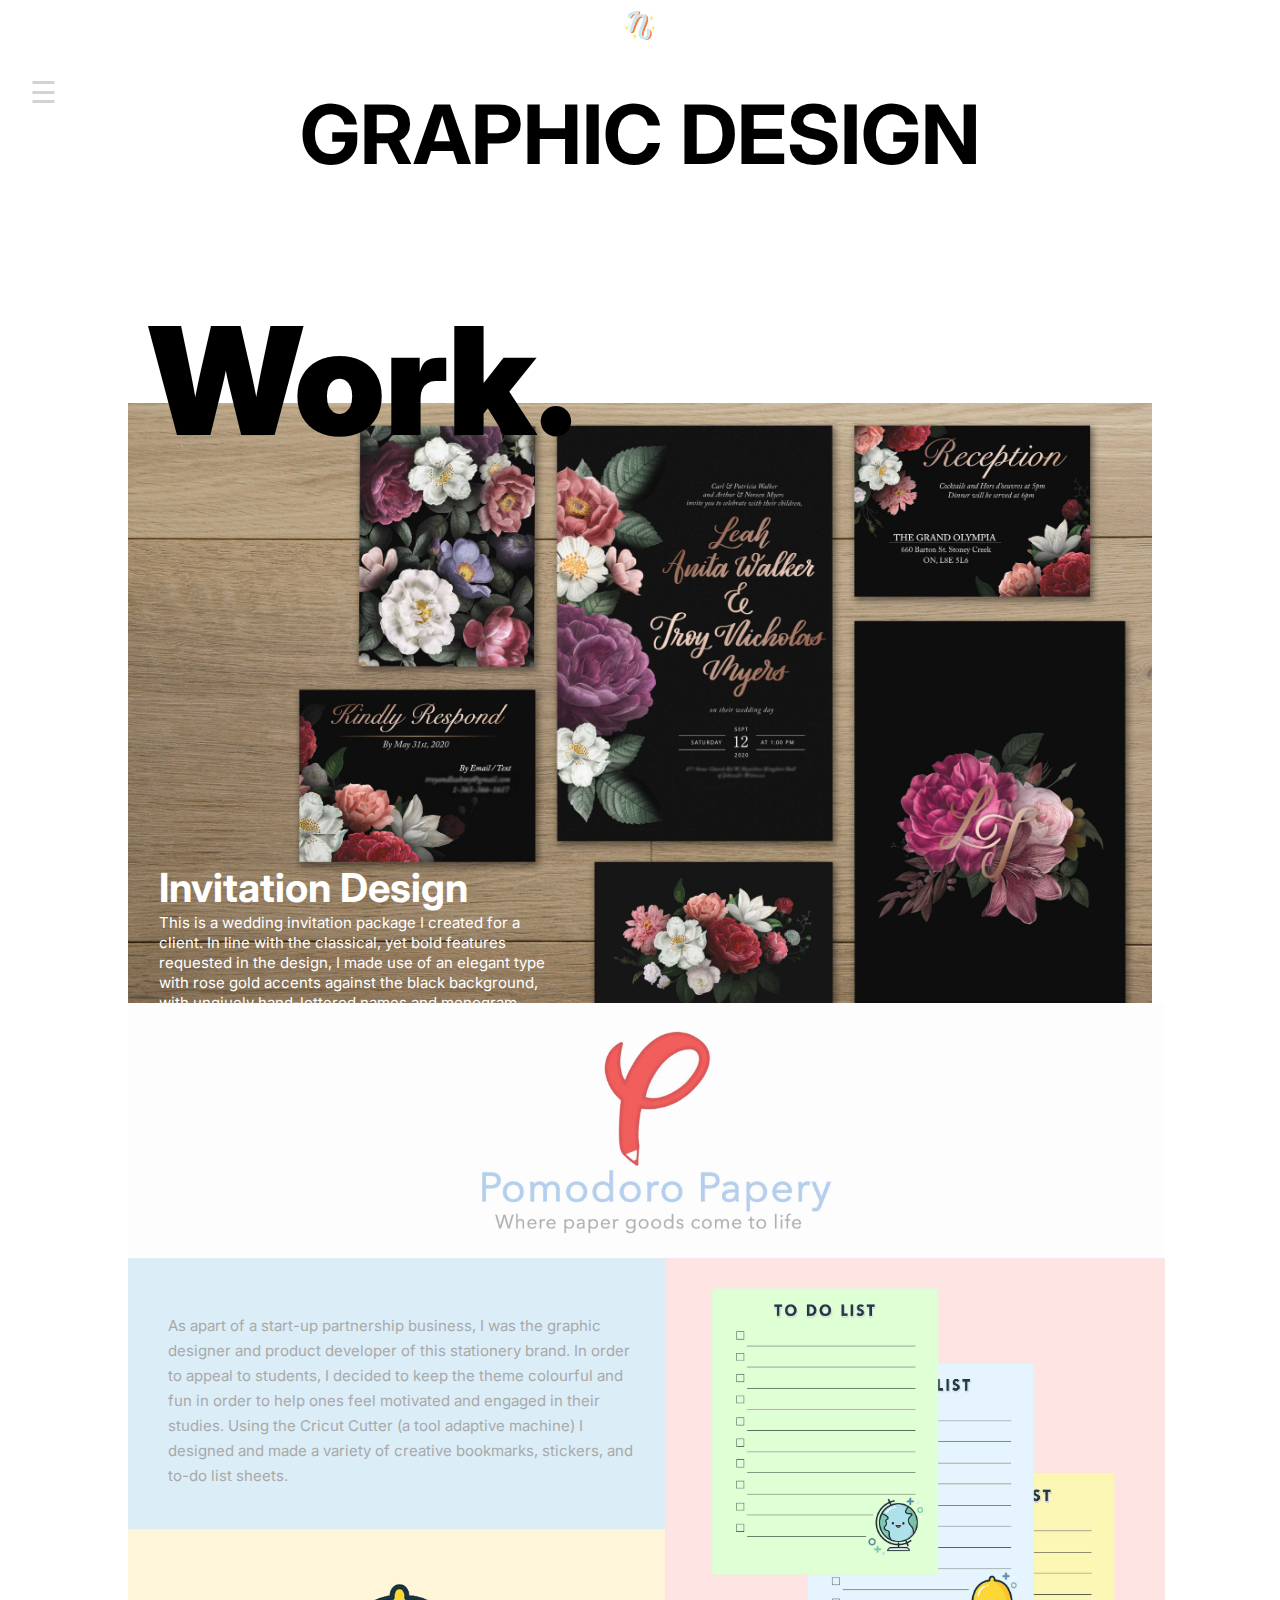
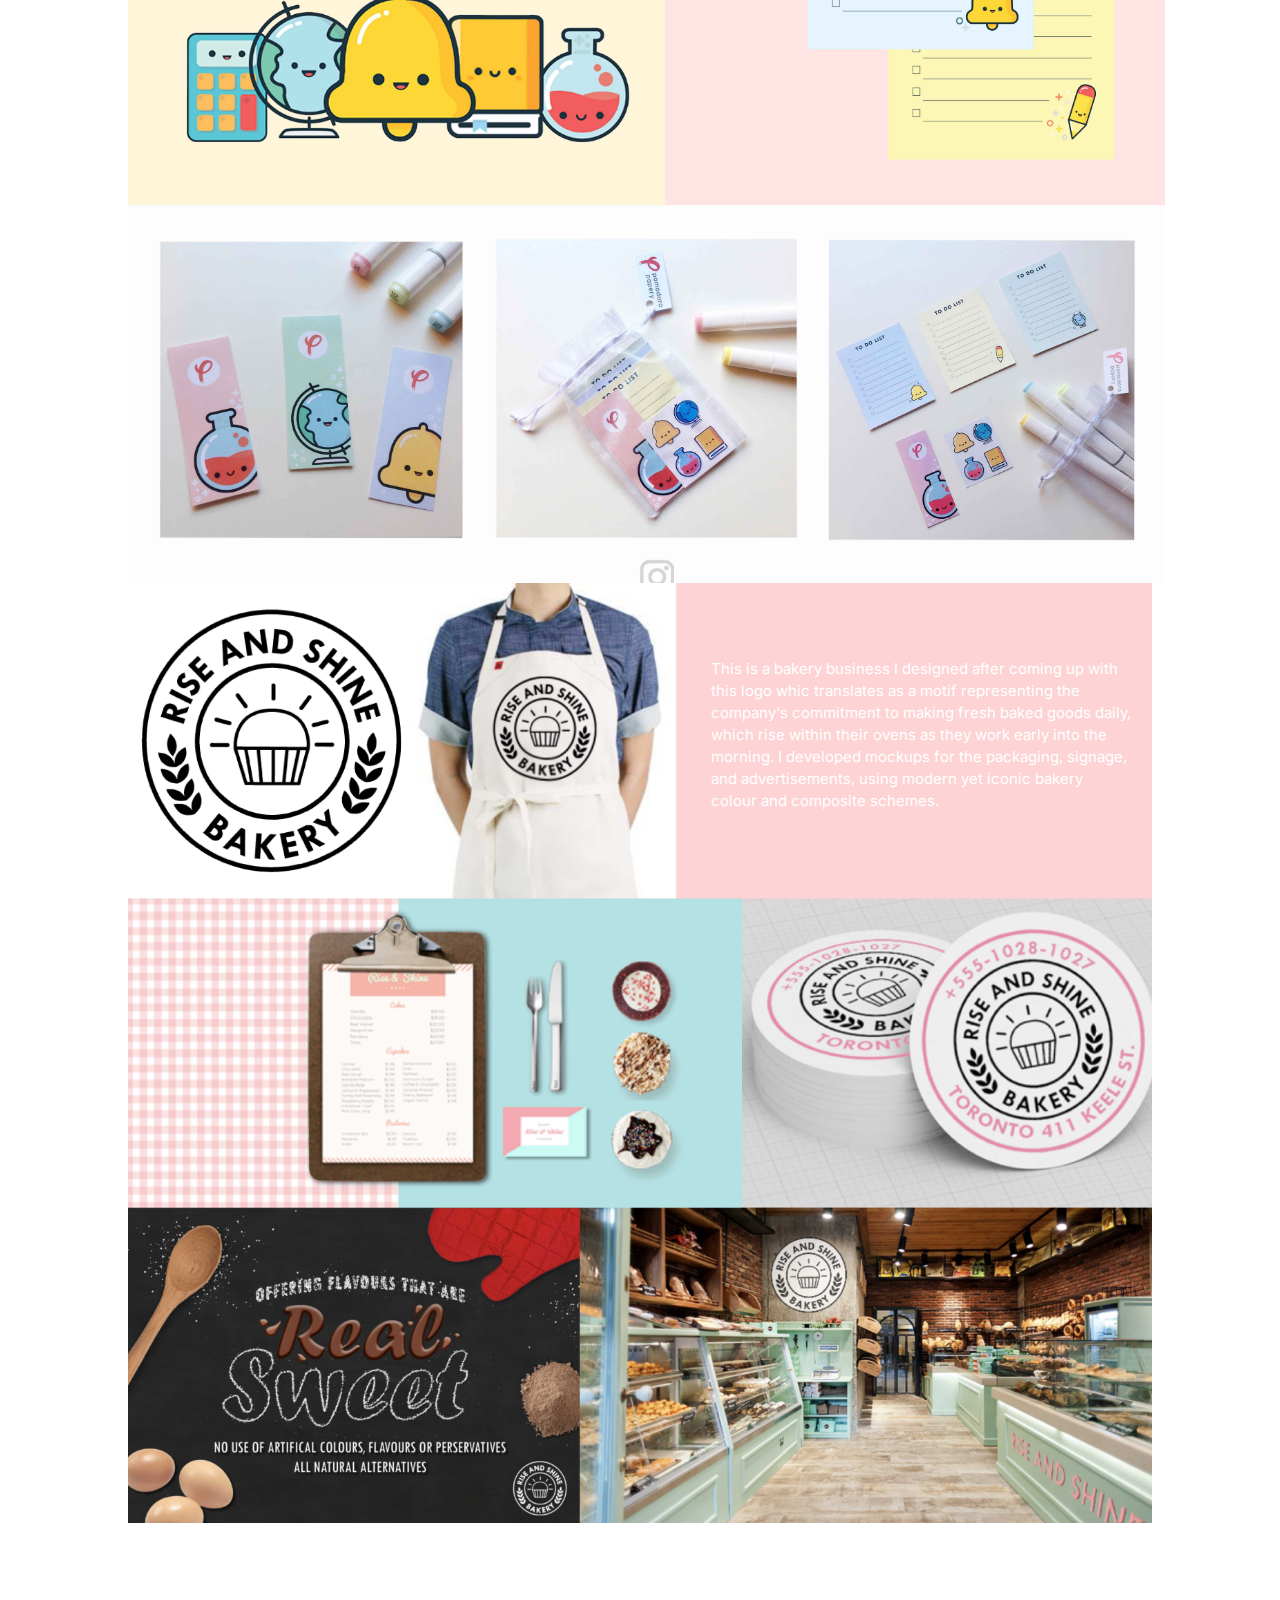
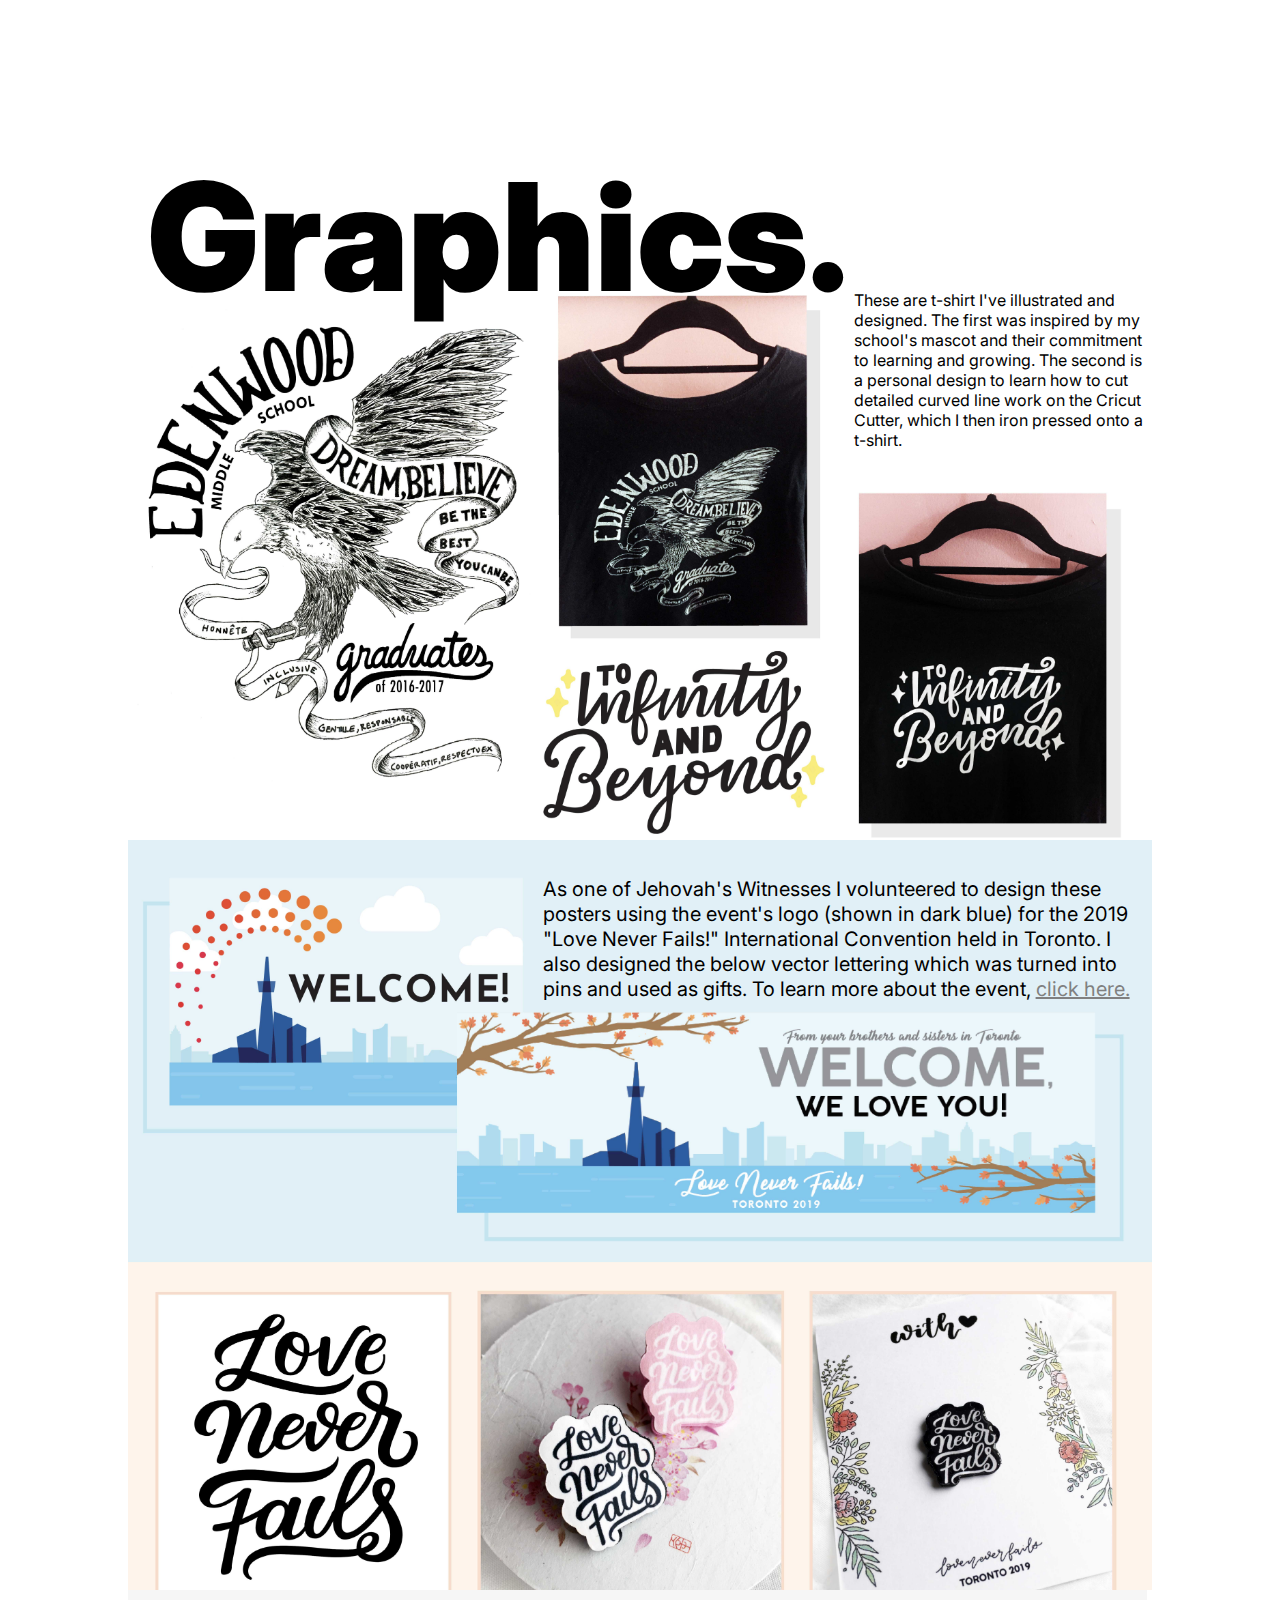
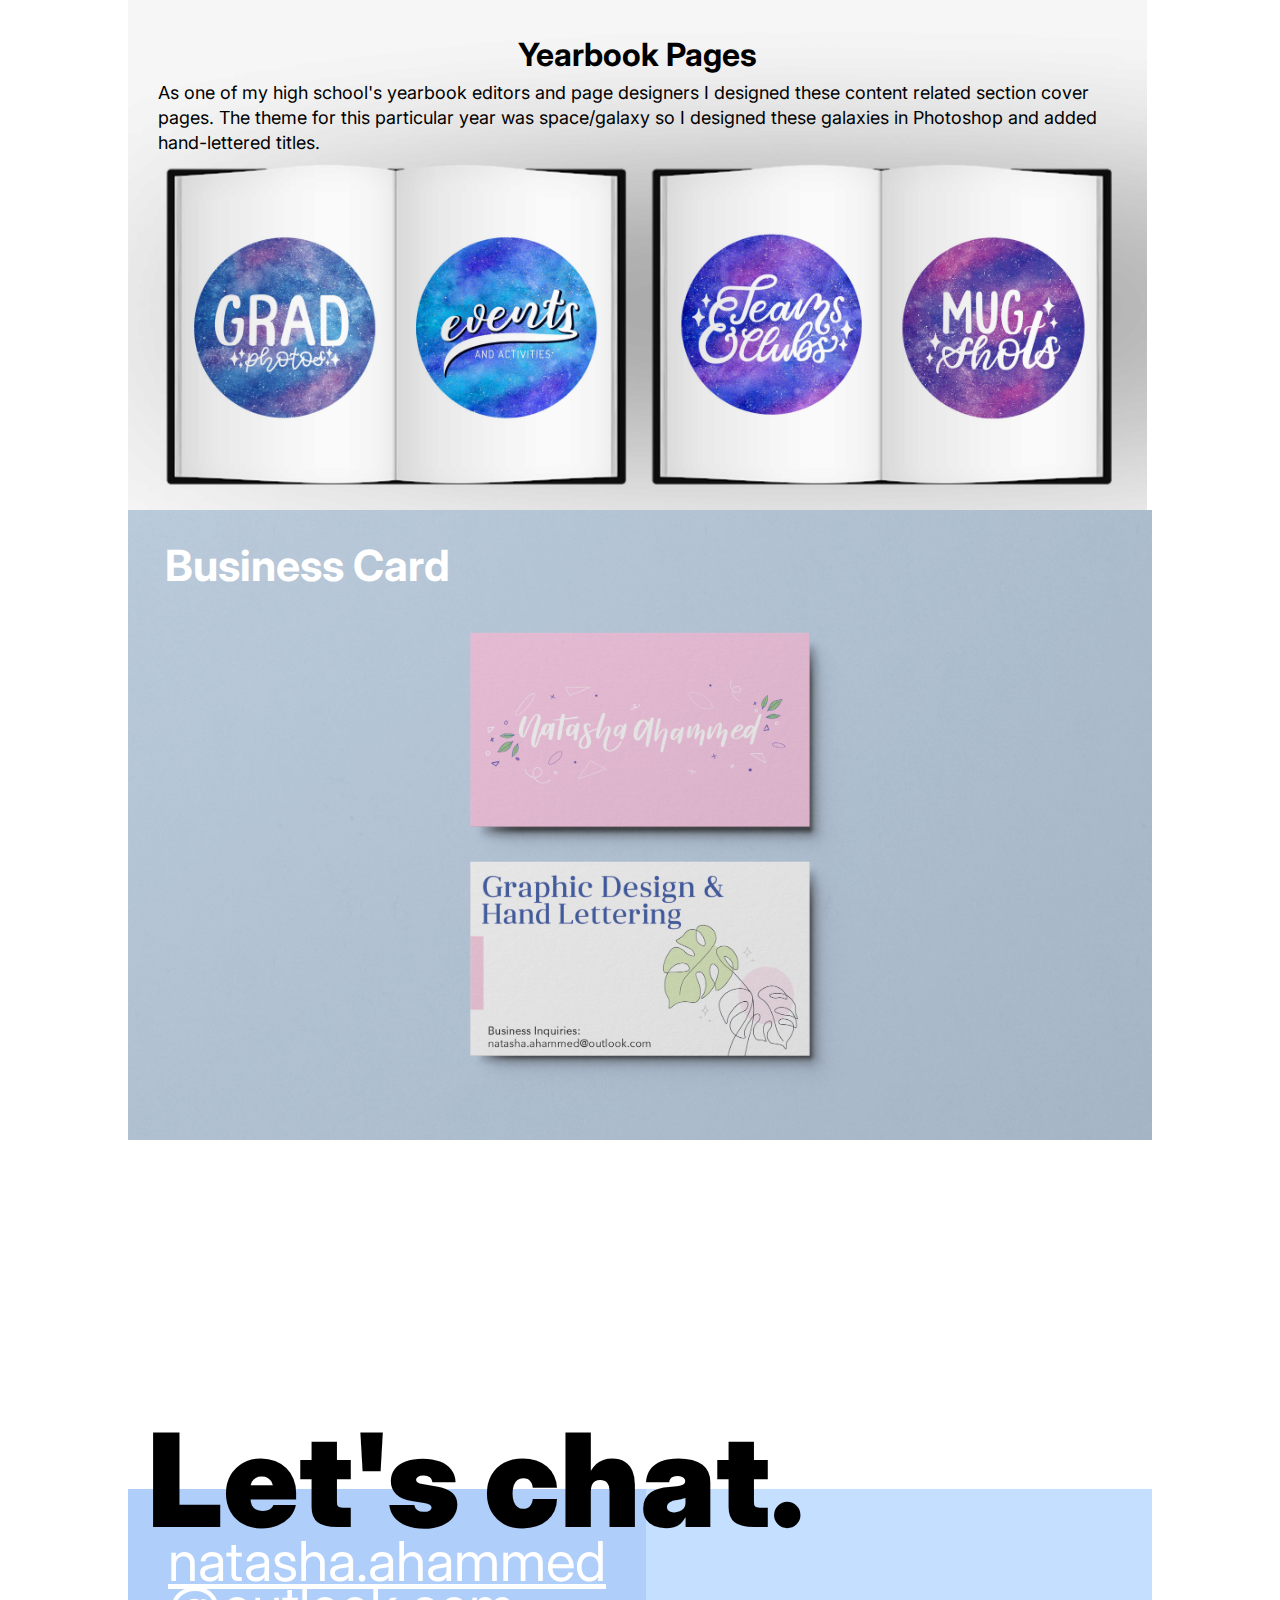
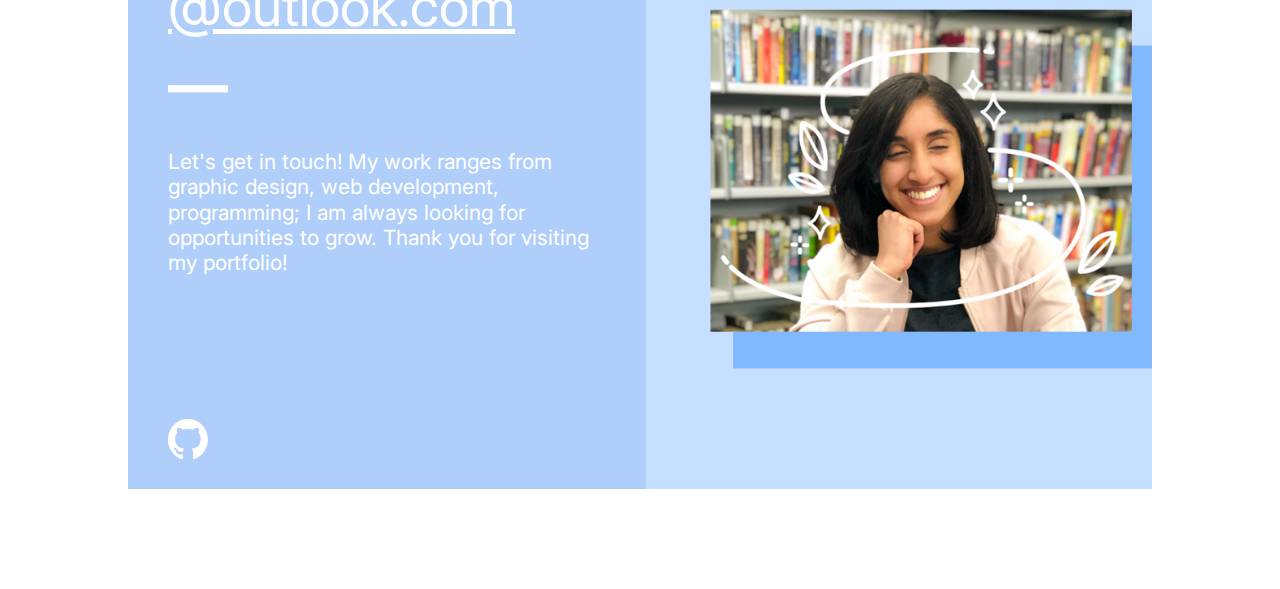
<file: designsPage.html>
<!DOCTYPE html>
<html lang="en">
<head>
  <meta charset="UTF-8">
  <meta name="viewport" content="width=device-width, initial-scale=1.0">
  <title>Designs</title>
  <link rel="shortcut icon" href="nLogo.png">
  <link rel="stylesheet" href="designsPage_style.css">
</head>
<body>
  <!--Top Header-->
    <div class="topHeader">
    <a href="index.html"><img src="nLogo.png" alt=""/></a>
  </div>

  <span style="position: fixed; font-family:Arial, Helvetica, sans-serif; font-size: 30px;margin-left: 30px; color:lightgray" onclick="openNav()">&#9776; </span>

  <!--Side Nav Bar-->
  <script>
    function openNav() {
      document.getElementById("mySidenav").style.width = "250px";
    }
    
    function closeNav() {
      document.getElementById("mySidenav").style.width = "0";
    }
  </script>

  <div id="mySidenav" class="sidenav">
    <a href="javascript:void(0)" class="closebtn" onclick="closeNav()">&times;</a>
    <a href="index.html">Home</a>
    <a href="designsPage.html">Designs</a>
    <a href="developPage.html">Makes</a>
    <a href="index.html#anchorAboutMe">About</a>
  </div>

  <!--1st Page Header-->
  <div id="pageHeader"><strong><h3>GRAPHIC DESIGN</h3></strong></div>

 <!--1st Section: Work Projects-->
 <h1 class="mHeader-1"><strong><div id="anchorWork">Work.</div></strong></h1>
 <div class="grid-container">
   <div class="grid-item work-1">
    <div class="emptyBig"></div>
    <strong><p id="projectTitle">Invitation Design</p></strong>
    <p id="subText">
      This is a wedding invitation package I created for a client. In line with the classical, yet bold features requested in the design, I made use of an elegant type with rose gold accents against the black background, with unqiuely hand-lettered names and monogram.</p>
   </div>

   <div class="grid-item work-2">
    <div class="emptyBig2"></div>
    <p id="subText2">
      As apart of a start-up partnership business, I was the graphic designer and product developer of this stationery brand. In order to appeal to students, I decided to keep the theme colourful and fun in order to help ones feel motivated and engaged in their studies. Using the Cricut Cutter (a tool adaptive machine) I designed and made a variety of creative bookmarks, stickers, and to-do list sheets.</p>
  </div>

   <div class="grid-item work-3">
    <div class="emptyBig3"></div>
    <p id="subText3">
      This is a bakery business I designed after coming up with this logo whic translates as a motif representing the company's commitment to making fresh baked goods daily, which rise within their ovens as they work early into the morning. I developed mockups for the packaging, signage, and advertisements, using modern yet iconic bakery colour and composite schemes.</p>
   </div>
   
 </div>

 <!--2st Section: Graphics Projects-->
 <h1 class="mHeader-1"><strong>Graphics.</strong></h1>
 <div class="emptyBig3"></div>
 <div class="grid-container-2">
   <div class="grid-item-graphics graphics-1">
    <p id="paragraph1">
      These are t-shirt I've illustrated and designed. The first was inspired by my school's mascot and their commitment to learning and growing. The second is a personal design to learn how to cut detailed curved line work on the Cricut Cutter, which I then iron pressed onto a t-shirt.</p>
   </div>

   <div class="grid-item-graphics graphics-2">
    <p id="paragraph2">
      As one of Jehovah's Witnesses I volunteered to design these posters using the event's logo (shown in dark blue) for the 2019 "Love Never Fails!" International Convention held in Toronto. I also designed the below vector lettering which was turned into pins and used as gifts. To learn more about the event, <a href="https://www.jw.org/en/news/jw/region/canada/Toronto-Canada-2019-Love-Never-Fails-International-Convention/" class="linkWebsite" target="_blank">click here.</a></p>
   </div>

   <div class="grid-item-graphics graphics-3">
    <strong><div class="title3">Yearbook Pages</div></strong>
    <p id="paragraph3">
      As one of my high school's yearbook editors and page designers I designed these content related section cover pages. The theme for this particular year was space/galaxy so I designed these galaxies in Photoshop and added hand-lettered titles. </p>
   </div>

   <div class="grid-item-graphics graphics-4">
   <strong><p id="paragraph4">Business Card</p></strong> 
   </div>
 </div>

     <!--3rd Section: Contact-->
     <strong><h1 class="mHeader-2"><strong>Let's chat.</strong></h1></strong>
     <div class="grid-container-contact">
       <div class="contact-grid-item contact-1">
        <a class="emailLink" href= "mailto:natasha.ahammed@outlook.com" target="_blank">
          <u><div id="email1">natasha.ahammed</div></u>
          <u><div id="email2">@outlook.com</div></u>
          </a>
          <h1><div id="bar">&mdash;</div></h1>
          <div id="emailInfo">Let's get in touch! My work ranges from graphic design, web development, programming; I am always looking for opportunities to grow. Thank you for visiting my portfolio!</div>
          <div class="contact-grid-item contact-2">
            <a href="https://github.com/Natasha-A" hreflang="en" class="button" target="_blank"><img src="githubLogo.png"/></a>
         </div>
       </div>
       <div class="contact-grid-item contactImage"></div>
     </div>
     
</body>
</html>
</file>
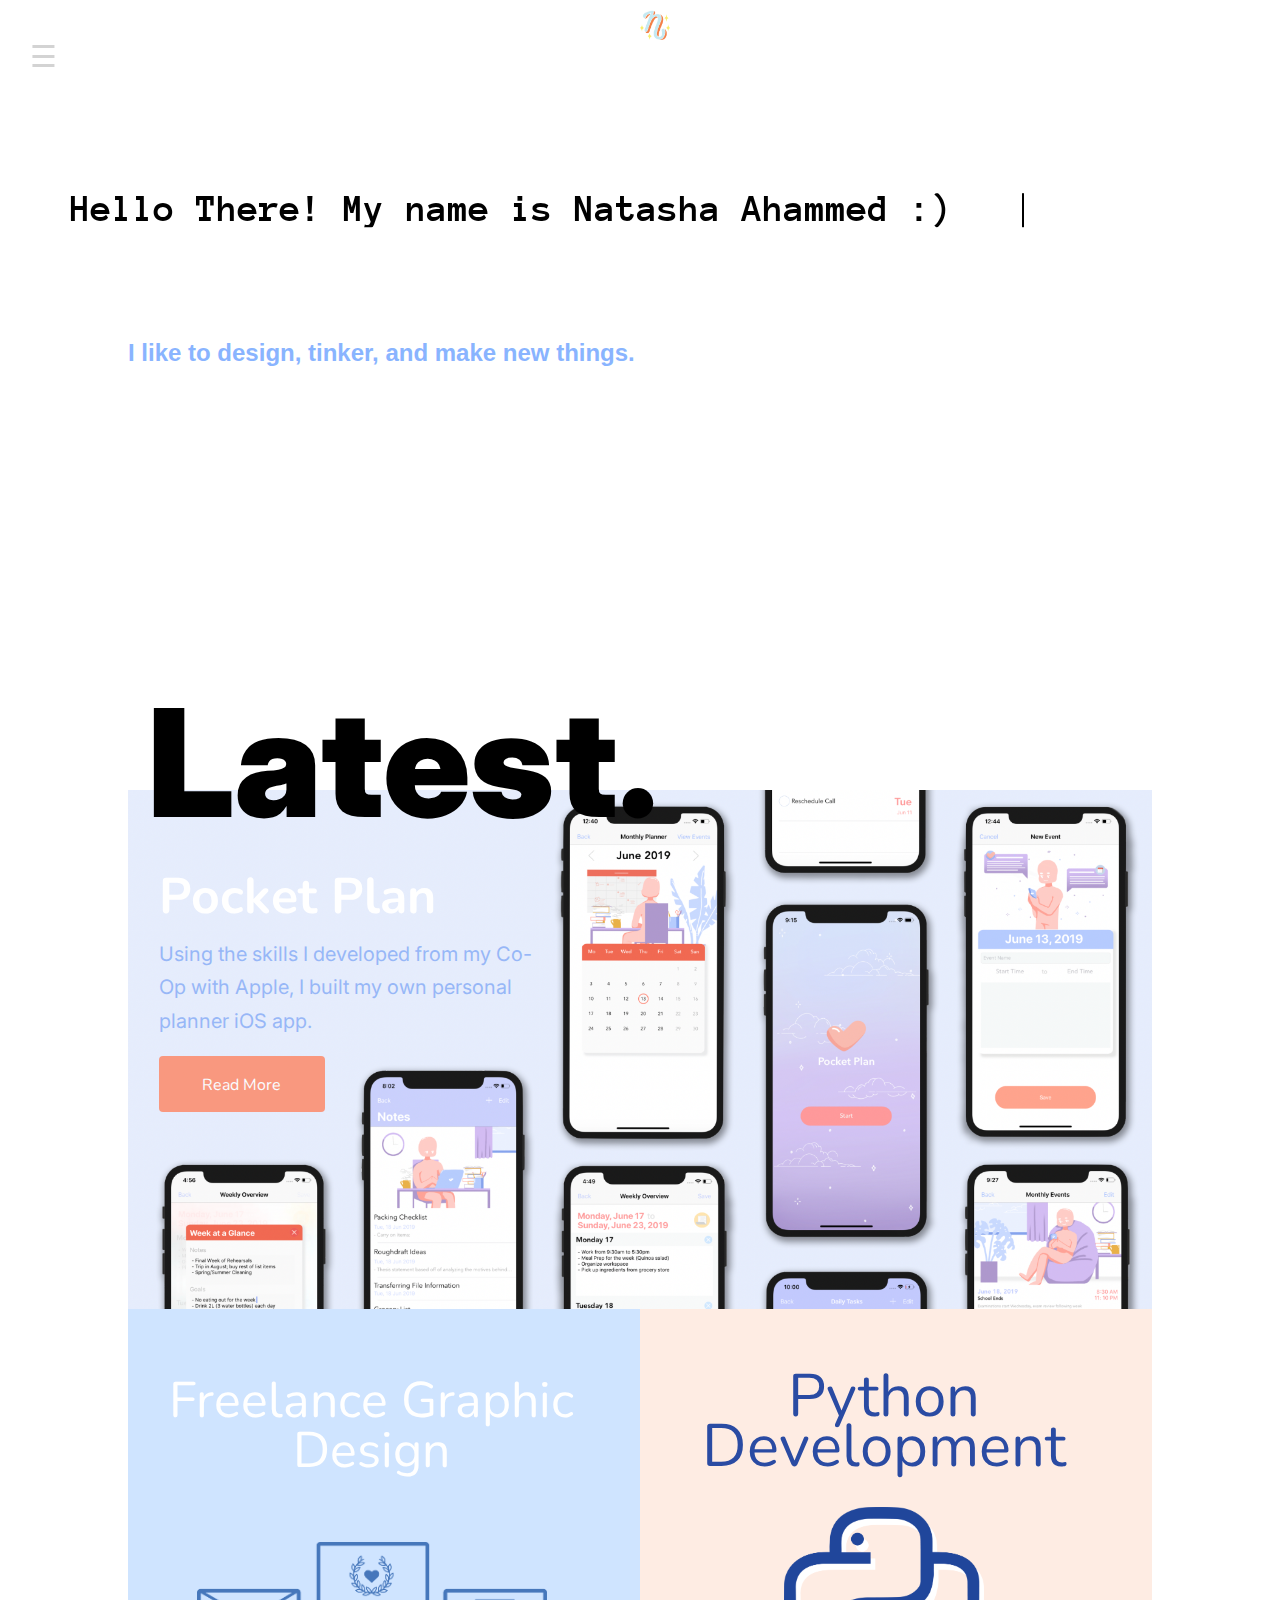
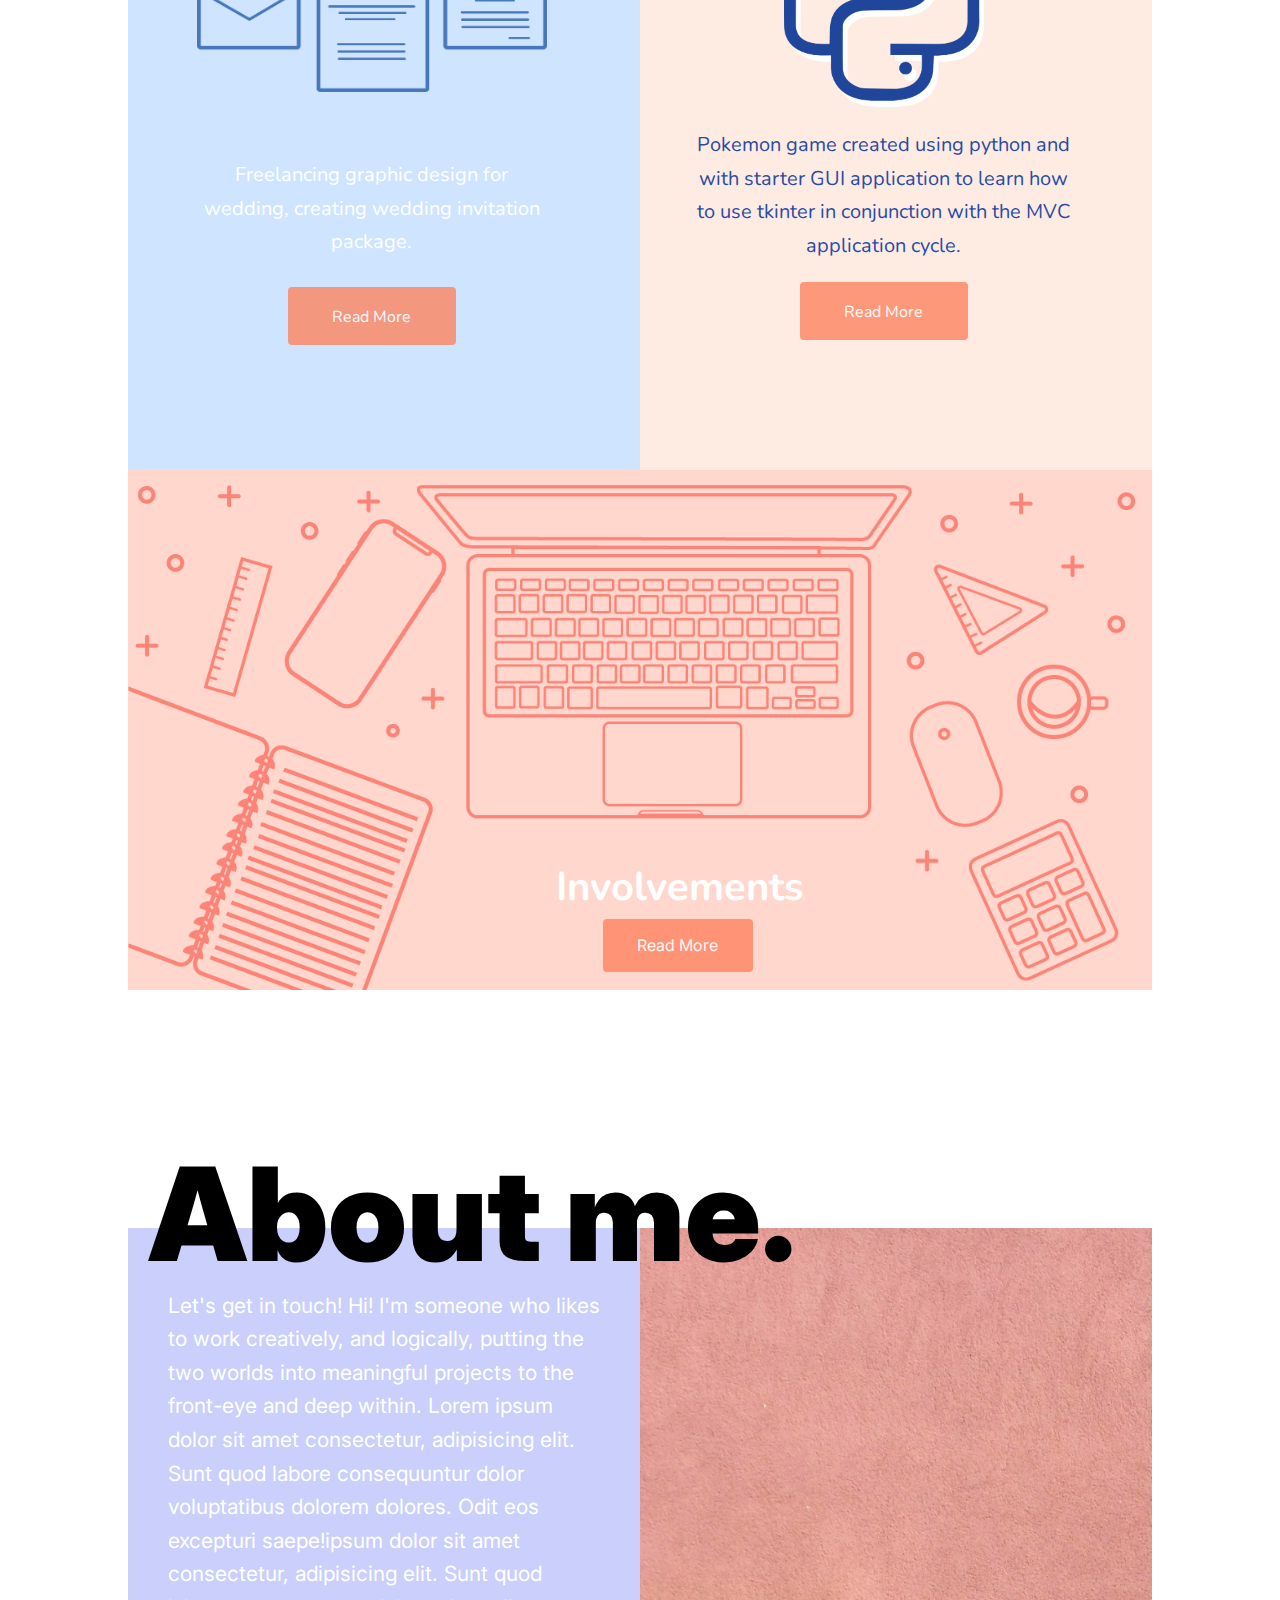
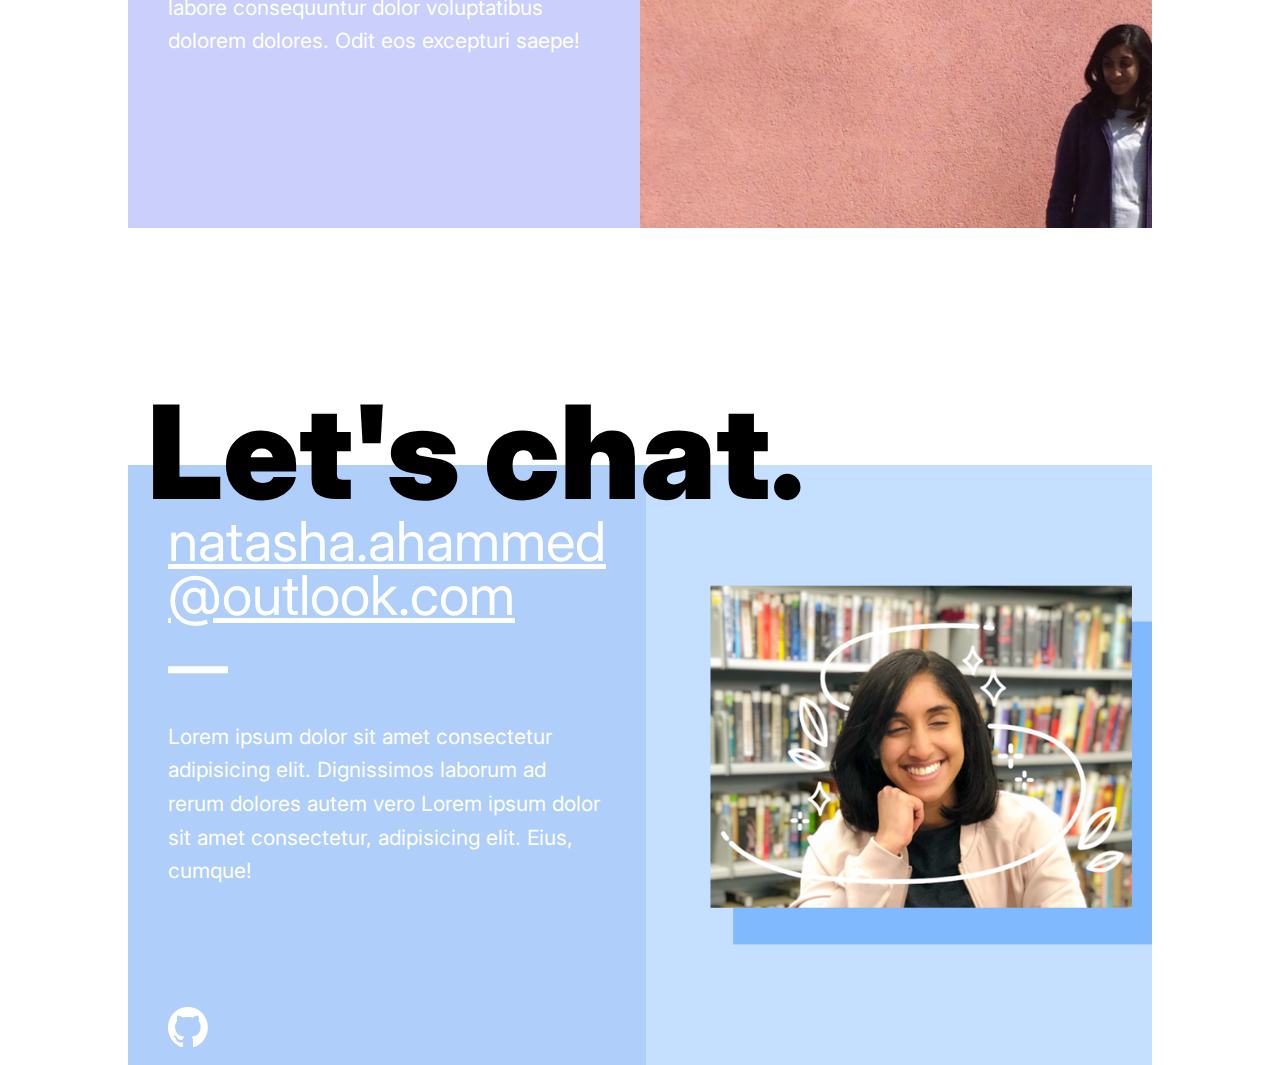
<file: natashasportfolio.html>
<html lang="en">
<head>
  <meta charset="UTF-8">
  <meta name="viewport" content="width=device-width, initial-scale=1.0">
  <title>Natasha's Portfolio</title>
  <link rel="shortcut icon" href="nLogo.png">
  <link rel="stylesheet" href="mainPage_style.css">
</head>
<body>
  
  <!--Letterhand Heading-->
  <div class="topHeader">
    <a href="index.html"><img src="nLogo.png" alt=""/></a>
  </div>

    <!--Side Bar Icon-->
  <span style="position: fixed;font-family:Arial, Helvetica, sans-serif; font-size: 30px;margin-left: 30px; color:lightgray" onclick="openNav()">&#9776; </span>

  <!--Header-->
  <header id="mainHeader">
    <div class="container">
    </div>
  </header>

  <!--Collapsable Side Nav Bar-->
    <script>
      function openNav() {
        document.getElementById("mySidenav").style.width = "250px";
      }
      
      function closeNav() {
        document.getElementById("mySidenav").style.width = "0";
      }
    </script>
    
  <div id="mySidenav" class="sidenav">
    <a href="javascript:void(0)" class="closebtn" onclick="closeNav()">&times;</a>
    <a href="index.html">Home</a>
    <a href="designsPage.html">Designs</a>
    <a href="developPage.html">Makes</a>
    <a href="index.html#anchorAboutMe">About</a>
  </div>

  <!--Jumbo: Animated Introductory Title and Fade In Sub Title-->
  <section id="jumbo"> 
    <div class="container">
      <p class="line-1 anim-typewriter"><strong>Hello There! My name is Natasha Ahammed :)</strong></p>
    </div>
  </section>
  
  <h1 class="fade-in">I like to design, tinker, and make new things.</h1>

  <!--1st Section: Latest-->
  <h1 class="mHeader-1"><strong>Latest.</strong></h1>
  <div class="grid-container">
    <div class="grid-item latest-1">
      <strong><p id="projectTitle">Pocket Plan</p></strong>
      <p id="subText">Using the skills I developed from my Co-Op with Apple, I built my own personal planner iOS app.</p>
      <a href="developPage.html#anchorCoding" class="buttonOne">Read More</a>
    </div>

    <div class="grid-item latest-2">
      <p id="projectTitleTwo">Freelance Graphic Design</p>
      <img src="weddingInvitation3.png" alt="Wedding Invitation"/>
      <p id="description">Freelancing graphic design for wedding, creating wedding invitation package.</p>
      <a href="designsPage.html#anchorWork" class="buttonTwo">Read More</a>
    </div>

    <div class="grid-item latest-3">
      <p id="projectTitleThree">Python Development</p>
      <img src="pythonIcon.png" alt=""/>
      <p>Pokemon game created using python and with starter GUI application to learn how to use tkinter in conjunction with the MVC application cycle.</p>
      <a href="developPage.html#anchorPython" class="buttonThree">Read More</a>    
    </div>
    
    <div class="latest-4">
      <div class="empty"></div>
      <strong><p id="projectTitleFour">Involvements</p></strong>
      <a href="developPage.html#anchorInvolvements" class="buttonFour">Read More</a>    
    </div>
  </div>

  <!--2rd Section: About Me-->
  <div id="anchorAboutMe"></div>
  <strong><h1 class="mHeader-2"><strong>About me.</strong></h1></strong>
  <div class="grid-container-aboutme">
    <div class="aboutme-grid-item aboutme-1">
      <p>Let's get in touch!
        Hi! I'm someone who likes to work creatively, and logically, putting the two worlds into meaningful projects to the front-eye and deep within. Lorem ipsum dolor sit amet consectetur, adipisicing elit. Sunt quod labore consequuntur dolor voluptatibus dolorem dolores. Odit eos excepturi saepe!ipsum dolor sit amet consectetur, adipisicing elit. Sunt quod labore consequuntur dolor voluptatibus dolorem dolores. Odit eos excepturi saepe!
      </p>
    </div>
    <div class="contact-grid-item aboutmeImage"></div>
  </div>

    <!--3rd Section: Contact-->
    <strong><h1 class="mHeader-2"><strong>Let's chat.</strong></h1></strong>
    <div class="grid-container-contact">
      <div class="contact-grid-item contact-1">
        <a class="emailLink" href= "mailto:natasha.ahammed@outlook.com" target="_blank">
        <u><div id="email1">natasha.ahammed</div></u>
        <u><div id="email2">@outlook.com</div></u>
        </a>
        <h1><div id="bar">&mdash;</div></h1>
        <div id="emailInfo">Lorem ipsum dolor sit amet consectetur adipisicing elit. Dignissimos laborum ad rerum dolores autem vero Lorem ipsum dolor sit amet consectetur, adipisicing elit. Eius, cumque! </div>

        <div class="contact-grid-item contact-2">
          <a style="text-decoration: none;" href="https://github.com/Natasha-A" hreflang="en" class="button" target="_blank"><img src="githubLogo.png"/></a>
       </div>
      </div>
      <div class="contact-grid-item contactImage"></div>
    </div>

</body>
</html>
</file>
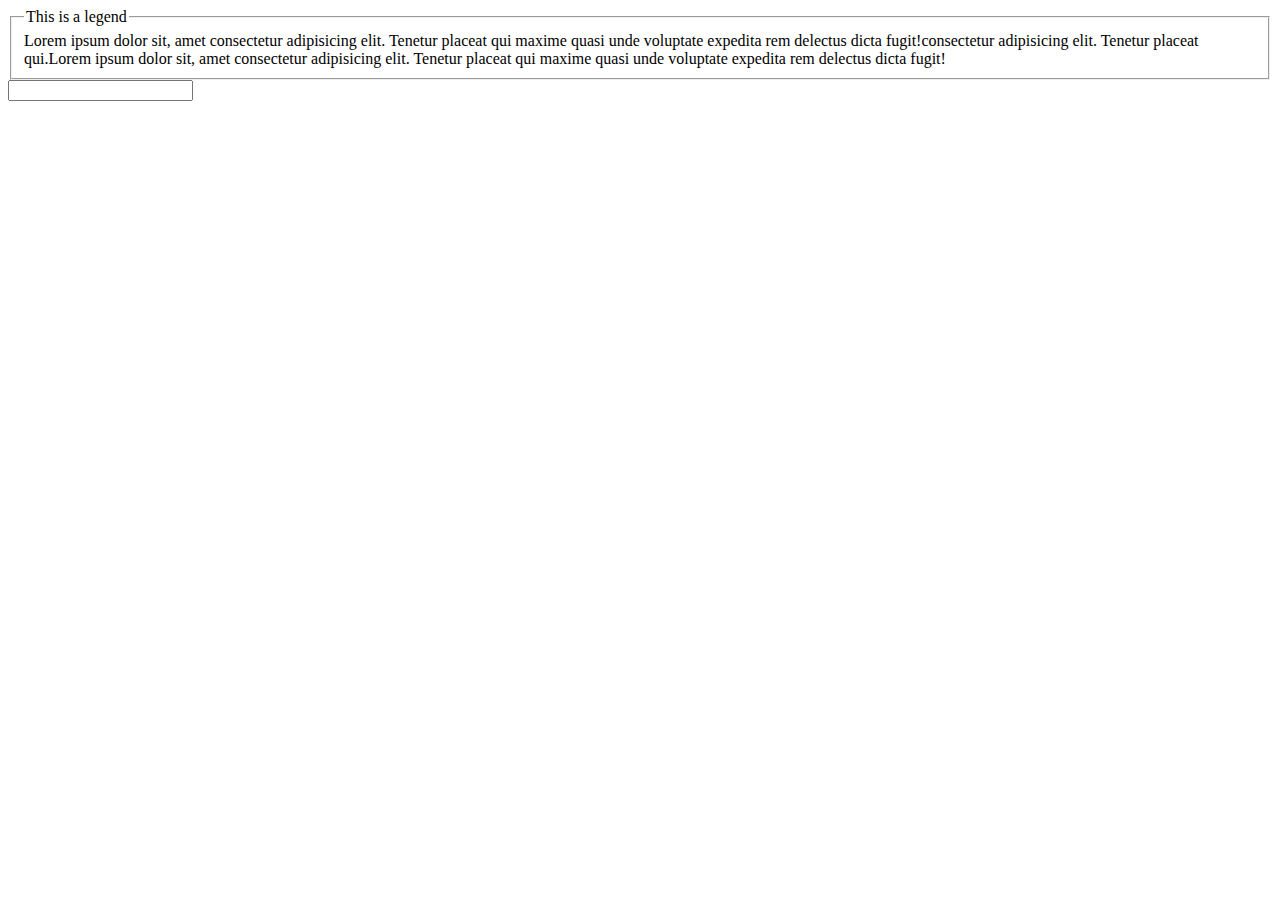
<file: Main Pages/Legend.htm>
<!DOCTYPE html>
<html lang="en">
<head>
  <style>
   fieldset {
     display: block;
   }
  </style>
  <meta charset="UTF-8">
  <meta name="viewport" content="width=device-width, initial-scale=1.0">
  <title>Document</title>
</head>
<body>
  <fieldset width="%20">
    <legend>This is a legend</legend>
    Lorem ipsum dolor sit, amet consectetur adipisicing elit. Tenetur placeat qui maxime quasi unde voluptate expedita rem delectus dicta fugit!consectetur adipisicing elit. Tenetur placeat qui.Lorem ipsum dolor sit, amet consectetur adipisicing elit. Tenetur placeat qui maxime quasi unde voluptate expedita rem delectus dicta fugit!
  </fieldset>
  <input type="tel">
</body>
</html>
</file>
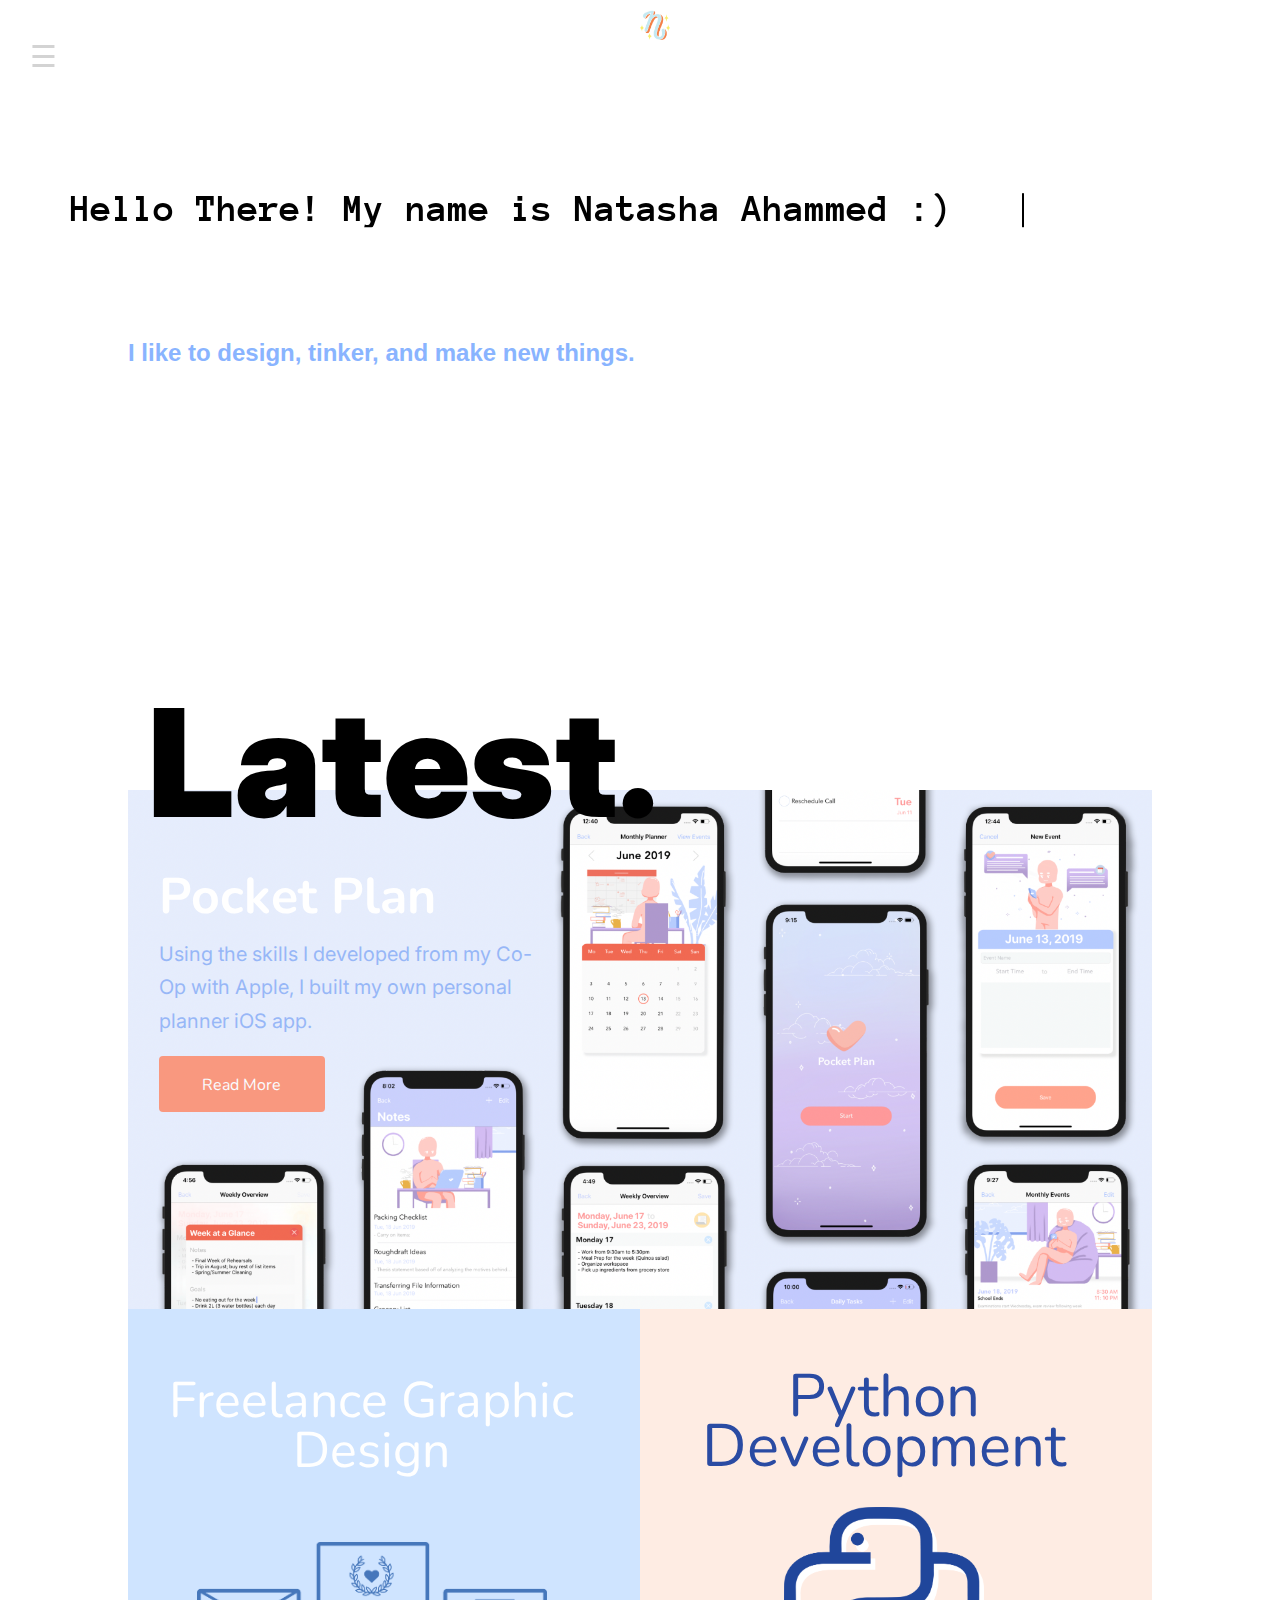
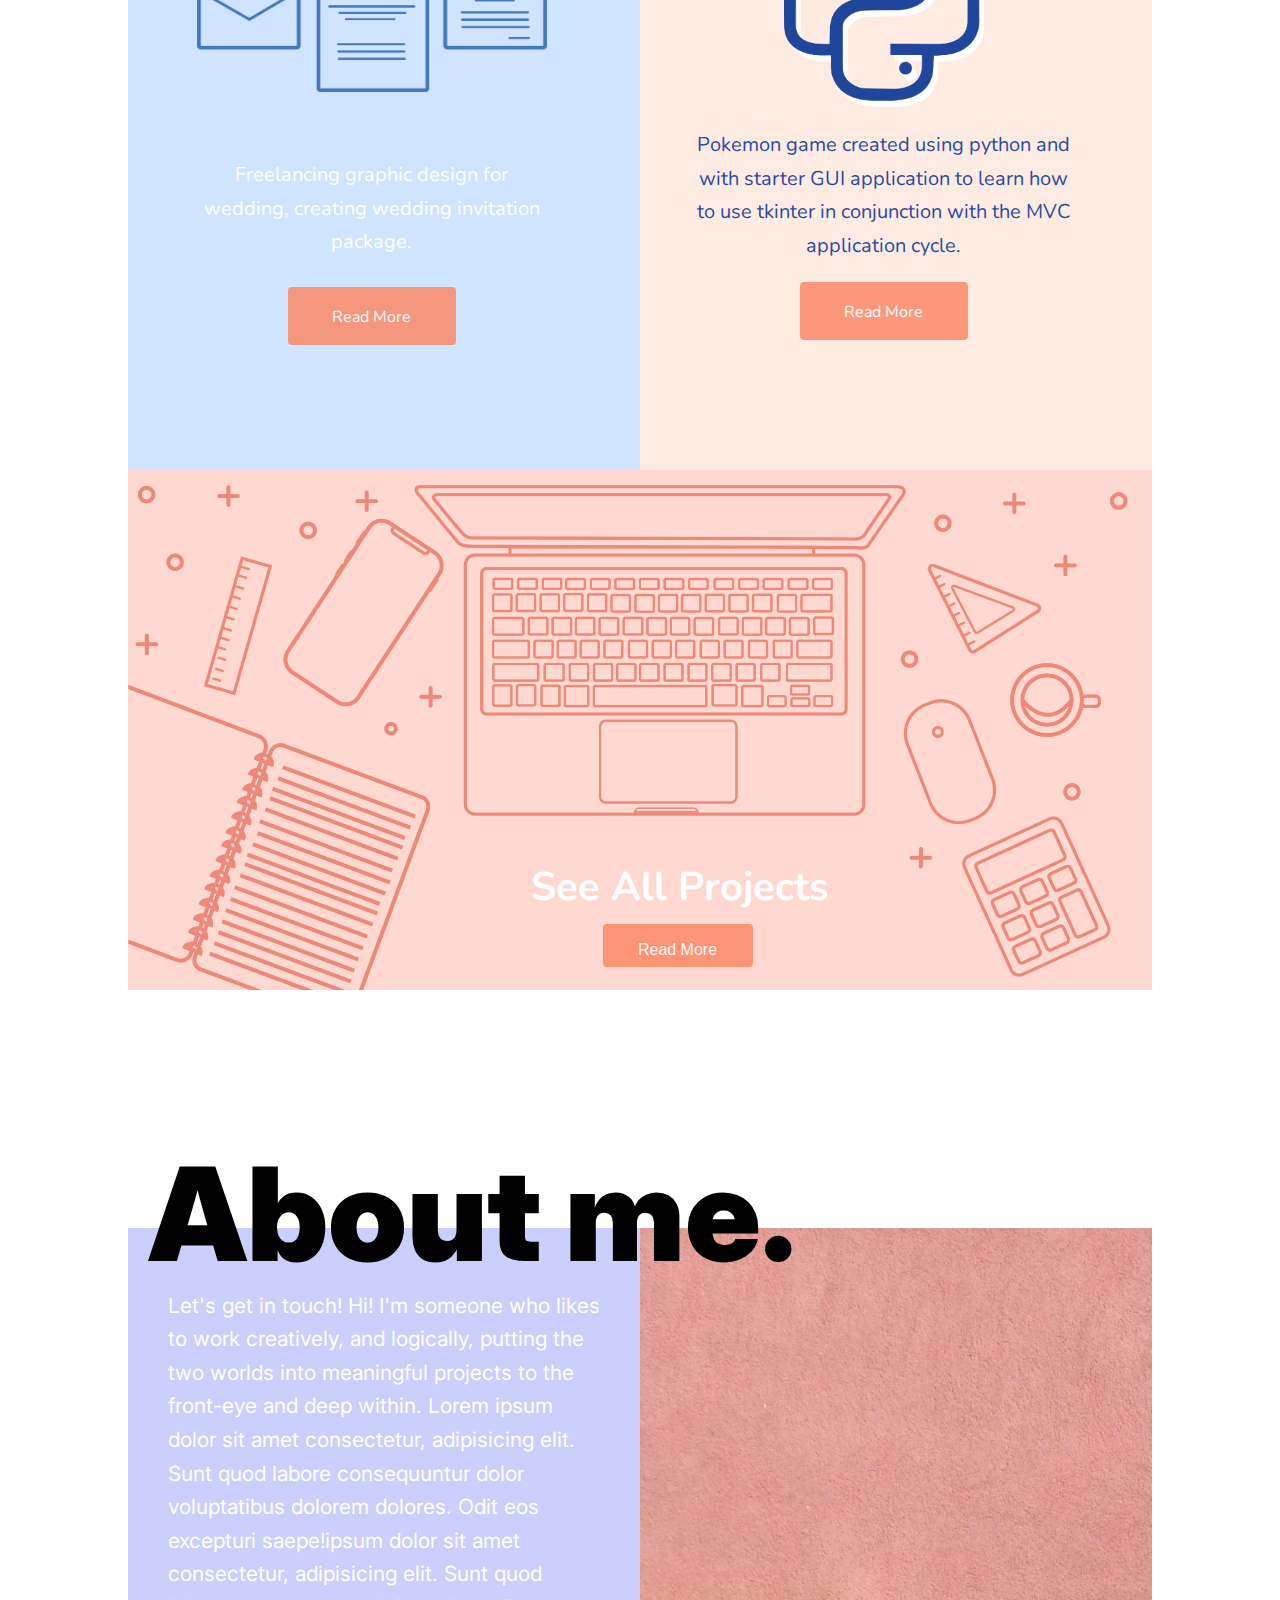
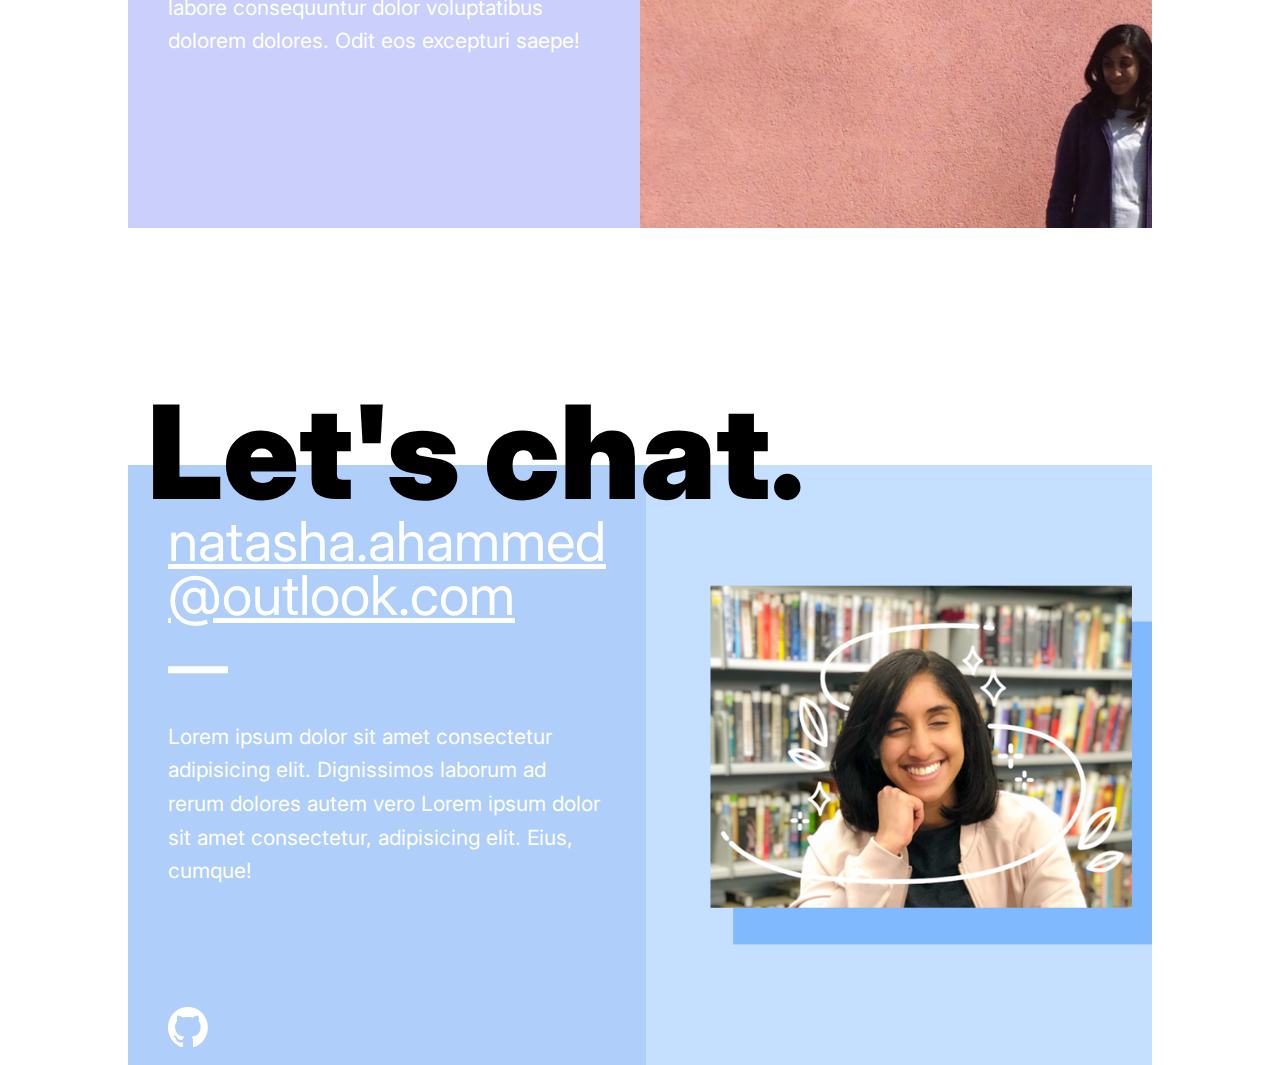
<file: Main Pages/natashasportfolio.html>
<html lang="en">
<head>
  <meta charset="UTF-8">
  <meta name="viewport" content="width=device-width, initial-scale=1.0">
  <title>Natasha's Portfolio</title>
  <link rel="shortcut icon" href="../HomePage_Images/nLogo.png">
  <link rel="stylesheet" href="mainPage_style.css">
</head>
<body>
  
  <!--Letterhand Heading-->
  <div class="topHeader">
    <a href="natashasportfolio.html"><img src="../HomePage_Images/nLogo.png" alt=""/></a>
  </div>

    <!--Side Bar Icon-->
  <span style="position: fixed;font-family:Arial, Helvetica, sans-serif; font-size: 30px;margin-left: 30px; color:lightgray" onclick="openNav()">&#9776; </span>

  <!--Header-->
  <header id="mainHeader">
    <div class="container">
    </div>
  </header>

  <!--Collapsable Side Nav Bar-->
    <script>
      function openNav() {
        document.getElementById("mySidenav").style.width = "250px";
      }
      
      function closeNav() {
        document.getElementById("mySidenav").style.width = "0";
      }
    </script>
    
  <div id="mySidenav" class="sidenav">
    <a href="javascript:void(0)" class="closebtn" onclick="closeNav()">&times;</a>
    <a href="natashasportfolio.html">Home</a>
    <a href="designsPage.html">Designs</a>
    <a href="developPage.html">Makes</a>
    <a href="#">About</a>
  </div>

  <!--Jumbo: Animated Introductory Title and Fade In Sub Title-->
  <section id="jumbo"> 
    <div class="container">
      <p class="line-1 anim-typewriter"><strong>Hello There! My name is Natasha Ahammed :)</strong></p>
    </div>
  </section>
  
  <h1 class="fade-in">I like to design, tinker, and make new things.</h1>

  <!--1st Section: Latest-->
  <h1 class="mHeader-1"><strong>Latest.</strong></h1>
  <div class="grid-container">
    <div class="grid-item latest-1">
      <strong><p id="projectTitle">Pocket Plan</p></strong>
      <p id="subText">Using the skills I developed from my Co-Op with Apple, I built my own personal planner iOS app.</p>
      <a href="developPage.html#anchorCoding" class="buttonOne">Read More</a>
    </div>

    <div class="grid-item latest-2">
      <p id="projectTitleTwo">Freelance Graphic Design</p>
      <img src="../HomePage_Images/weddingInvitation3.png" alt="Wedding Invitation"/>
      <p id="description">Freelancing graphic design for wedding, creating wedding invitation package.</p>
      <a href="designsPage.html#anchorWork" class="buttonTwo">Read More</a>
    </div>

    <div class="grid-item latest-3">
      <p id="projectTitleThree">Python Development</p>
      <img src="../HomePage_Images/pythonIcon.png" alt=""/>
      <p>Pokemon game created using python and with starter GUI application to learn how to use tkinter in conjunction with the MVC application cycle.</p>
      <a href="developPage.html#anchorPython" class="buttonThree">Read More</a>    
    </div>
    
    <div class="latest-4">
      <div class="empty"></div>
      <strong><p id="projectTitleFour">See All Projects</p></strong>
      <button class="buttonFour">Read More</button>
    </div>
  </div>

  <!--2rd Section: About Me-->
  <strong><h1 class="mHeader-2"><strong>About me.</strong></h1></strong>
  <div class="grid-container-aboutme">
    <div class="aboutme-grid-item aboutme-1">
      <p>Let's get in touch!
        Hi! I'm someone who likes to work creatively, and logically, putting the two worlds into meaningful projects to the front-eye and deep within. Lorem ipsum dolor sit amet consectetur, adipisicing elit. Sunt quod labore consequuntur dolor voluptatibus dolorem dolores. Odit eos excepturi saepe!ipsum dolor sit amet consectetur, adipisicing elit. Sunt quod labore consequuntur dolor voluptatibus dolorem dolores. Odit eos excepturi saepe!
      </p>
    </div>
    <div class="contact-grid-item aboutmeImage"></div>
  </div>

    <!--3rd Section: Contact-->
    <strong><h1 class="mHeader-2"><strong>Let's chat.</strong></h1></strong>
    <div class="grid-container-contact">
      <div class="contact-grid-item contact-1">
        <a class="emailLink" href= "mailto:natasha.ahammed@outlook.com" target="_blank">
        <u><div id="email1">natasha.ahammed</div></u>
        <u><div id="email2">@outlook.com</div></u>
        </a>
        <h1><div id="bar">&mdash;</div></h1>
        <div id="emailInfo">Lorem ipsum dolor sit amet consectetur adipisicing elit. Dignissimos laborum ad rerum dolores autem vero Lorem ipsum dolor sit amet consectetur, adipisicing elit. Eius, cumque! </div>

        <div class="contact-grid-item contact-2">
          <a style="text-decoration: none;" href="https://github.com/Natasha-A" hreflang="en" class="button" target="_blank"><img src="../BuildsPage/githubLogo.png"/></a>
       </div>
      </div>
      <div class="contact-grid-item contactImage"></div>
    </div>

</body>
</html>
</file>
<file: designsPage_style.css>
/* Google Fonts */
@import url(https://fonts.googleapis.com/css?family=Anonymous+Pro);
@import url(https://fonts.googleapis.com/css?family=Inter);
@import url(https://fonts.googleapis.com/css?family=Nunito);
@import url(https://fonts.googleapis.com/css2?family=Montserrat:wght@600&display=swap);


/* Global */
html {
  min-height: 100%;
  min-width: 100%;
  overflow: scroll;
}
#pageHeader {
  text-align: center;
  font-size: 70px;
  font-family: "Inter", Helvetica, Arial, sans-serif;
  font-weight: bold;
}

.topHeader {
  align-content: center;
  justify-content: center;
  text-align: center;
  padding-top: 10px;
   margin-bottom: 40px;
  line-height: 0.4em; /*line space between each line*/

}

.topHeader img {
  height: 30px;
  width: 30px;
}

body {
  font-family: "Anonymous Pro", Helvetica, Arial, sans-serif;
  font-size: 21px;
  line-height: 1.2em; /*line space between each line*/
  margin: 0; /*changes from default margin to have no margin*/
}

/***Main Header***/
#mainHeader h1 {
  color: black;
  text-align: center;
  font-family: "Montserrat", Arial, Helvetica, sans-serif;
  line-height: 0.4em; /*line space between each line*/

  }

 /***Nav Bar***/ 
#mainNav {
  /*background: #ccc;*/
  color: black;
  position: -webkit-sticky; /*Stays in position!*/
  position: sticky;
  top: 0;
}
#mainNav ul {
  padding: 0;
  margin: 10;
  list-style: none; 
}

#mainNav li {
  display: inline;
  padding: 5px 10px;
  /*text-align: center;*/
}

#mainNav a { /*specifically for anchor link*/
  color: black;
  text-decoration: none;
  font-size: 18px;
}

#mainNav li:hover { /*specify hover state of list object*/
  background: lightgray; 
}

/*Side Nav Bar*/
.sidenav {
  height: 100%;
  width: 0;
  position: fixed;
  z-index: 1;
  top: 0;
  right: 0;
  background-color: #ffcccc;
  transition: 0.5s;
  padding-top: 60px; 
  font-family: "Inter", Helvetica, sans-serif;
}

.sidenav a {
  padding: 8px 8px 8px 32px;
  text-decoration: none;
  font-size: 25px;
  display: block;
  transition: 0.3s;
  color: white;
}

.sidenav a:hover {
  color: #f1f1f1;
}

.sidenav .closebtn {
  position: absolute;
  top: 0;
  right: 25px;
  font-size: 36px;
}

@media screen and (max-height: 450px) {
  .sidenav {padding-top: 15px;}
  .sidenav a {font-size: 18px;}
}

.mHeader-1 {
  font-family: "Inter", Helvetica, sans-serif;
  margin-left: 10%;
  transform: translate(20px, 120px);
  font-size: 150px;
}

/******WORK Grid Container******/
.grid-container {
  display: grid;
  width: 87%; /*Makes 80% width of screen*/
  margin: auto; /*takes left over % (20) and centers left and right*/
  height: 3200px;
  padding-top: 30px;
  margin-bottom: 400px;
  grid-template:
  "projectOne projectOne" 800px
  "projectFour projectFour" 1490px
  "projectTwo projectTwo" 1150px
   / 1fr
}

.grid-item {
  display: grid;
  font-family: "Inter", Arial, sans-serif;
  background-color: #ffcccc;

  }

/*Wedding Invitation*/
.work-1 {
  display: grid;
  grid-area: projectOne;
  background-image: url("weddingInvitationFlatlay-V2-web.jpg");
  background-size: cover;
  font-size: 50px;
  text-align: start;
  color: white;
  font-family: "Nunito", Helvetica, Arial, sans-serif;
  padding-left: 3%;  
  grid-template: 
  "empty empty" 70%
  "projectTitle1 projectTitle1 " 10%
  "subText . " 10%
  / 40% 50%
}

.emptyBig {
  grid-area: empty;
}

#projectTitle {
  grid-area: projectTitle1;
  font-family: "Inter", Helvetica, Arial, sans-serif;

}

#subText {
  margin-top: 30px;
  grid-area: subText;
  position: grid;
  font-size: 15px;
  color: white;
  font-family: "Inter", Helvetica, sans-serif;
  line-height: 20px;
}

/*Pomodoro Papery*/
.work-2 {
  grid-area: projectFour;
  background-color: #FFD9CF;
  background-image: url("ppFlatlayV1-forWeb.jpg");
  background-size: cover;
  justify-items: center; /*align items is what allows elements within grid cell to align*/
  display: grid;
  font-size: 20px;
  color: black;
  font-family: "Nunito", Helvetica, sans-serif;
  padding: 40px;
  grid-template: 
  "empty2 empty2" 20%
  "subText2 . " 2%
  / 50% 50%
}

.emptyBig2 {
  grid-area: empty2;
}

#subText2 {
  margin-top: 30px;
  grid-area: subText2;
  position: grid;
  font-size: 22px;
  color: darkgray;
  font-family: "Inter", Helvetica, sans-serif;
  line-height: 30px;
}

/*Rise and Shine Bakery*/
.work-3 {
  background-color: #CFE4FF;
  grid-area: projectTwo;
  justify-items: center; /*align items is what allows elements within grid cell to align*/
  align-items: center;
  display: grid;
  background-size: cover;
  font-size: 50px;
  color: white;
  font-family: "Nunito", Helvetica, sans-serif;
  background-image: url("bakeryFlatlayV1-forWeb.jpg");
  grid-template: 
  ". empty3" 12%
  ". subText3" 4%
  / 55% 45%
}

.emptyBig3 {
  grid-area: empty3;
}

#subText3 {
  padding: 20px;
  grid-area: subText3;
  position: grid;
  font-size: 20px;
  color: white;
  font-family: "Inter", Helvetica, sans-serif;
  line-height: 30px;
  text-align: start;
}

/******GRAPHICS Grid Container******/
.grid-container-2 {
  display: grid;
  width: 80%; /*Makes 80% width of screen*/
  margin: auto; /*takes left over % (20) and centers left and right*/
  height: 2800px;
  padding-top: 30px;
  margin-bottom: 50px;
  grid-template:
  "projectOne projectOne" 670px
  "projectTwo projectTwo" 900px
  "projectThree projectThree" 620px
  "projectFour projectFour" 700px
   / 1fr
}

.grid-item-graphics {
  display: grid;
  font-family: "Inter", Arial, sans-serif;
  background-color: #ffcccc;
  }

 /*T-Shirt Designs*/ 
.graphics-1 {
  display: grid;
  grid-area: projectOne;
  background-image: url("shirtsFlatlayV2-forWeb.jpg");
  background-size: cover;
  font-size: 50px;
  text-align: start;
  color: white;
  font-family: "Inter", Helvetica, Arial, sans-serif;
  padding-left: 3%;  
  grid-template:
    ". paragraph1"
   / 70% 30%

}

#paragraph1 {
  margin-top: 30px;
  grid-area: paragraph1;
  position: grid;
  font-size: 19px;
  color: black;
  font-family: "Inter", Helvetica, sans-serif;
  line-height: 26px;
}


.graphics-2 {
  grid-area: projectTwo;
  background-color: #FFD9CF;
  background-image: url("torontoFlatlay-R3-forWeb.jpg");
  background-size: cover;
  justify-items: center; /*align items is what allows elements within grid cell to align*/
  display: grid;
  font-size: 20px;
  text-align: start;
  align-items: center;
  color: black;
  font-family: "Nunito", Helvetica, sans-serif;
  grid-template:
    ". paragraph2" 200px
      / 40% 60%
}

#paragraph2 {
  grid-area: paragraph2;
  position: grid;
  font-size: 22px;
  color: #808080;
  font-family: "Inter", Helvetica, sans-serif;
  line-height: 25px;
  margin: 5px;
}
  
.graphics-3 {
  background-color: #CFE4FF;
  grid-area: projectThree;
  justify-items: center; /*align items is what allows elements within grid cell to align*/
  align-items: center;
  display: grid;
  background-size: cover;
  font-size: 53px;
  text-align: start;
  font-family: "Inter", Helvetica, sans-serif;
  background-image: url("yearbookFlatlayV2-forWeb.jpg");
  padding: 30px;
  grid-template:
    "title3" 70px
    "paragraph3" 100px
      / 1fr

}
#paragraph2 a {
  color: gray;
}

#paragraph2 u {
  color: gray;
}

/* visited link */
#paragraph2 a:visited {
  color: grey;
}

/* mouse over link */
#paragraph2 a:hover {
  color: gray;
}

/* selected link */
#paragraph2 a:active {
  color: gray;
}


#paragraph3 {
  grid-area: paragraph3;
  font-size: 20px;
  color: black;
  font-family: "Inter", Helvetica, sans-serif;
  line-height: 25px;
}

.title3 {
  grid-area: title3;
  color: black;

}

.graphics-4 {
  background-color: #CFE4FF;
  grid-area: projectFour;
  justify-items: center; /*align items is what allows elements within grid cell to align*/
  display: grid;
  background-size: cover;
  font-size: 50px;
  text-align: start;
  color: white;
  font-family: "Inter", Helvetica, sans-serif;
  background-image: url("businessCardFlatlayV1-forWeb.jpg");
  grid-template:
    "paragraph4" 200px
    / 35% 50%
}

#paragraph4 {
  grid-area: paragraph4;

}

/******CONTACT BOX Grid Container******/
.grid-container-contact {
  display: grid;
  width: 80%; /*Makes 80% width of screen*/
  margin: auto; /*takes left over % (20) and centers left and right*/
  height: 600px;
  padding-top: 30px;
  margin-bottom: 100px;
  grid-template-columns: repeat(2, 1fr);
  justify-items: stretch;
  align-items: stretch;

}

.contact-grid-item {
  display: grid;
  font-family: "Inter", Arial, sans-serif;
  padding: 40px;
  }

.contact-1 {
  grid-column: 1 / 2;
  display: grid;
  background-color: #afcefa;
}


#email1 {
  margin-top: 20px;
  text-align: start;
  color: white;
  font-size: 55px;
  align-self: center;
  font-family: "Inter", Helvetica, sans-serif;
  margin-bottom: 2px;
}

#bar {
  color: white;
  font-size: 60px;
}

#email2 {
  margin-top: 20px;
  text-align: start;
  color: white;
  font-size: 55px;
  font-family: "Inter", Helvetica, sans-serif;
}
#emailInfo {
  color: white;
}

.emailLink {
  text-decoration: none;
}

u {
  color: white;
}

/* visited link */
.contact-1 a:visited {
  color: white;
}

/* mouse over link */
.contact-1 a:hover {
  color: white;
}

/* selected link */
.contact-1 a:active {
  color: white;
}

.contact-1 img  {
  width:40px;
  height: 40px;
  align-self: end;
  padding: 0px;
  margin: 0px;
  transform: translate(-40px, 80px);
}

.contactImage {
  background-color:lightyellow;
  grid-column: 2 / 3;
  background-image: url("face3.png");
  background-size: cover;
}


.mHeader-2 {
  font-family: "Inter", Helvetica, sans-serif;
  margin-left: 10%;
  transform: translate(20px, 120px);
  font-size: 130px;
}

.contact-1 p {
  text-align: start;
  color: white;
}

.contactImage {
  background-color:lightyellow;
  grid-column: 2 / 3;
  background-image: url("face3.png");
  background-size: cover;

}


/******media queries******/
@media (max-width: 1400px) {
  .grid-container {
    display: block;
    float: none; /*Remove and add elements as needed once web page becomes smaller!*/
    width: 80%;
    height: 2800px;
    margin-bottom: 0px;
  }

  .grid-container-2 {
    display: block;
    float: none; /*Remove and add elements as needed once web page becomes smaller!*/
    width: 80%;
    height: 2600px;
    margin-bottom: 0px;
  }


  .work-1 {
    height: 600px;
  }

  .work-2 {
    height: 1100px;
    width: 93.5%;

  }
  .work-3 {
    height: 940px;
  }

  #projectTitle {
    font-size: 40px;
    line-height: 50px;
  }
  #subText {
    font-size: 15px;
  }

  .emptyBig2 {
    display: none;
  }
  #subText2 {
    font-size: 15px;
    line-height: 25px;
    transform: translate(0px,20px);
  }

  .emptyBig3 {
    display: none;
  }
  #subText3 {
    transform: translate(0px,20px);
    font-size: 15px;
    line-height: 22px;
  }


  .graphics-1 {
    height: 580px;
    width: 97%;

  }

  .graphics-2 {
    height: 750px;
    width: 100%;
  }

  .graphics-3 {
    height: 460px;
    width: 93.7%;
  }

  .graphics-4 {
    height: 630px;
    width: 100%;
  }


  #paragraph1 {
    margin-top: 30px;
    position: grid;
    font-size: 16px;
    color: black;
    font-family: "Inter", Helvetica, sans-serif;
    line-height: 20px;

  }

  #paragraph2 {
    position: grid;
    font-size: 20px;
    color: black;
    font-family: "Inter", Helvetica, sans-serif;
    line-height: 25px;
    margin: 5px;
  }
  
  #paragraph3 {
    grid-area: paragraph3;
    font-size: 18px;
    color: black;
    font-family: "Inter", Helvetica, sans-serif;
    line-height: 25px;
    transform: translate(0px, -22px);
  }
  .title3 {
    grid-area: title3;
    color: black;
    font-size: 32px;
  
  }

  #paragraph4 {
    grid-area: paragraph4;
    font-size: 43px;
  
  }
  

}

/******media queries******/
@media (max-width: 1200px) {
  .grid-container {
    display: block;
    float: none; /*Remove and add elements as needed once web page becomes smaller!*/
    width: 80%;
    height: 2600px;
  }

  .work-3 {
    height: 800px;
  }

  #projectTitle {
    font-size: 30px;
    line-height: 50px;
  }

  #subText {
    font-size: 12px;
  }

  .emptyBig2 {
    display: none;
  }

  #subText2 {
    font-size: 15px;
    line-height: 25px;
    transform: translate(0px,-20px);

  }

  #subText3 {
 
    transform: translate(0px,20px);
    font-size: 14px;
    line-height: 22px;
  }


   /*Graphics*/
  .grid-container-2 {
    display: block;
    float: none; /*Remove and add elements as needed once web page becomes smaller!*/
    width: 80%;
    height: 2500px;
    margin-bottom: 0px;
  }
  .graphics-1 {
 
    height: 550px;
    width: 96%;
  }

  .graphics-2 {
 
    height: 730px;
    width: 100%;
  }

  .graphics-3 {
    
    height: 460px;
    width: 93.7%;
  }

  .graphics-4 {
    
    height: 630px;
    width: 100%;
  }


  #paragraph1 {
    margin-top: 30px;
    position: grid;
    font-size: 14px;
    color: black;
    font-family: "Inter", Helvetica, sans-serif;
    line-height: 18px;
    
  }
  
  #paragraph2 {
    position: grid;
    font-size: 12px;
    color: black;
    font-family: "Inter", Helvetica, sans-serif;
    line-height: 15px;
    margin: 13px;
    transform: translate(0px, -20px);
  }

  #paragraph3 {
    grid-area: paragraph3;
    font-size: 15px;
    color: black;
    font-family: "Inter", Helvetica, sans-serif;
    line-height: 22px;
    transform: translate(0px, -28px);
  }
  .title3 {
    grid-area: title3;
    color: black;
    font-size: 30px;
  
  }

}

@media (max-width: 1100px) {
  .grid-container {
    display: block;
    float: none; /*Remove and add elements as needed once web page becomes smaller!*/
    width: 80%;
    height: 2400px;
    margin-bottom: 0px;
  }

  .work-3 {
    height: 760px;
    width: 99%;
  }


  .grid-container {
    display:block;
    float: none;

  }
    #projectTitle {
      font-size: 30px;
    
    }
    #subText {
      font-size: 12px;
      line-height: 15px;
      transform: translate(2px, -20px);
    }

    .work-2 {
      height: 930px;
      width: 90%;
    }
    #subText2 {
      font-size: 14px;
      line-height: 20px;
      transform: translate(-8px,-10px);
      width: 100%;

    }

    #subText3 {
      transform: translate(0px,20px);
      font-size: 12px;
      line-height: 19px;
    }

     /*Graphics*/
  .grid-container-2 {
    width: 80%;
    height: 2300px;
    margin-bottom: 0px;
  }

  .graphics-1 {
    
    height: 500px;
    width: 96%;
  }

  .graphics-2 {
    height: 660px;
    width: 100%;
  }

  .graphics-3 {
    height: 420px;
    width: 93%;
  }

  .graphics-4 {
    height: 550px;
    width: 100%;
  }

  #paragraph1 {
    display: none;
  }

  #paragraph3 {
    grid-area: paragraph3;
    font-size: 15px;
    color: black;
    font-family: "Inter", Helvetica, sans-serif;
    line-height: 22px;
    transform: translate(0px, -47px);
  }
  .title3 {
    grid-area: title3;
    color: black;
    font-size: 30px;
    transform: translate(0px, -20px);

  }

  #paragraph4 {
    grid-area: paragraph4;
    font-size: 39px;
    }
  }

  @media (max-width: 1050px) {
    .grid-container {
      display:block;
      float: none;
      height: 2200px;
      margin-bottom: 0px;
    }

    .work-3 {
      height: 620px;
      width: 100%;
    }
  
      #projectTitle {
        font-size: 20px;
      
      }
      #subText {
        font-size: 12px;
        line-height: 15px;
        transform: translate(2px, -20px);
      }
  
      .work-2 {
        height: 930px;
        width: 90%;
      }
      #subText2 {
        font-size: 13px;
        line-height: 16px;
        transform: translate(-8px,-20px);
        width: 100%;
      }

      #subText3 {
        transform: translate(0px,20px);
        font-size: 11px;
        line-height: 17px;
      }

  /*Graphics*/
  .grid-container-2 {
    width: 80%;
    height: 2300px;
    margin-bottom: 0px;
  }

  .graphics-1 {
    height: 500px;
    width: 98%;
  }

  .graphics-2 {
    height: 650px;
    width: 101%;
  }

  .graphics-3 {
    height: 400px;
    width: 93.5%;
  }

  .graphics-4 {
    height: 550px;
    width: 103%;
  }

  #paragraph2 {
    position: grid;
    font-size: 10px;
    color: black;
    font-family: "Inter", Helvetica, sans-serif;
    line-height: 11px;
    margin: 13px;
    transform: translate(0px, -40px);
  }

  #paragraph3 {
    grid-area: paragraph3;
    font-size: 15px;
    color: black;
    font-family: "Inter", Helvetica, sans-serif;
    line-height: 22px;
    transform: translate(0px, -86px);
  }
  .title3 {
    display: none;
  }

  #paragraph4 {
    grid-area: paragraph4;
    font-size: 33px;
  
  }

  
}

@media (max-width: 800px) {
  .grid-container {
    display: block;
    float: none; /*Remove and add elements as needed once web page becomes smaller!*/
    width: 80%;
    height: 1700px;
    margin-bottom: 0px;
  }

/*Graphics*/
.grid-container-2 {
  width: 80%;
  height: 1700px;
  margin-bottom: 0px;
}
  .work-1 {
    width: 100%;
    height: 400px;
  }

  .work-2 {
    height: 650px;
    width: 89%;
  }

  .work-3 {
    height: 510px;
    width: 101%;
    margin: 0px;
  }

  #pageHeader h3 {
    font-size: 45px;
  }
  .mHeader-1 {
    font-size: 100px;
  }
  #projectTitle {
    display: none;
  }
  #subText {
    font-size: 11px;
    line-height: 15px;
    transform: translate(2px, -55px);
  }

  #subText2 {
      font-size: 12px;
      line-height: 15px;
      transform: translate(-8px,-42px);
      width: 100%;
  }

        #subText3 {
        margin: 0px;
        transform: translate(0px,10px);
        font-size: 12px;
        line-height: 12px;
        padding: 10px;
        
      }

  .graphics-1 {
    height: 370px;
    width: 98%;
  }

  .graphics-2 {
    height: 500px;
    width: 101%;
  }

  .graphics-3 {
    height: 300px;
    width: 91.5%;
  }

  .graphics-4 {
    height: 400px;
    width: 101%;
  }

  #paragraph2 {
    position: grid;
    font-size: 7px;
    color: black;
    font-family: "Inter", Helvetica, sans-serif;
    line-height: 9px;
    margin: 13px;
    transform: translate(0px, -55px);
  }

  #paragraph3 {
    grid-area: paragraph3;
    font-size: 11px;
    color: black;
    font-family: "Inter", Helvetica, sans-serif;
    line-height: 12px;
    transform: translate(0px, -110px);
  }

  #paragraph4 {
    grid-area: paragraph4;
    font-size: 25px;
  
  }

.contact-1 {
    display: block;
    width:550px;
}
  
.contactImage {
    display: none;
}

.contact-1 p {
  margin-top: 120px;
}
.contact-2 img {
  transform: translate(-50px, 270px);
}
 .mHeader-2 {
    font-size: 100px;
    transform: translate(20px, 100px);
  }


}

  @media (max-width: 600px) {
    .grid-container {
      display: block;
      float: none; /*Remove and add elements as needed once web page becomes smaller!*/
      width: 80%;
      height: 1300px;
      margin-bottom: 0px;
    }

    /*Graphics*/
.grid-container-2 {
  width: 80%;
  height: 1200px;
  margin-bottom: 0px;
}

    .work-1 {
      width: 100%;
      height: 300px;
    }
    .work-3 {
      height: 410px;
      width: 104%;
    }
  
    #pageHeader h3 {
      font-size: 40px;
    }
    .mHeader-1 {
      font-size: 60px;
      transform: translate(5px, 80px);
    }
    #subText {
      font-size: 8px;
      line-height: 12px;
      transform: translate(2px, -37px);
    }

    .work-2 {
      height: 450px;
      width: 84%;
    }
    #subText2 {
      font-size: 8px;
      line-height: 10px;
      transform: translate(-8px,-35px);
        width: 100%;
  }
  
  #subText3 {
    font-size: 8px;
    line-height: 10px;
    transform: translate(8px,10px);
    width: 80%;
}


.graphics-1 {
  height: 270px;
  width: 98%;
}

.graphics-2 {
  height: 350px;
  width: 101%;
}

.graphics-3 {
  height: 170px;
  width: 87%;
}

.graphics-4 {
  height: 300px;
  width: 101%;
}

#paragraph4 {
  grid-area: paragraph4;
  font-size: 20px;

}

.contact-grid-item {
  font-family: "Inter", Arial, sans-serif;
  padding: 40px;
  margin-top: 100px;
  }

    .contact-1 {
      display: block;
      width:320px;
  }
    
    .contactImage {
      display: none;
    }

    .contact-1 p {
      margin-top: 20px;
    }
    .contact-2 img {
      transform: translate(-40px, 200px);
    }


.mHeader-2 {
  font-size: 70px;
  transform: translate(20px, 180px);
  
} 

#email1 {
  font-size: 40px;
}
#email2 {
  font-size: 40px;
}

  

}
</file>
<file: mainPage_style.css>
/* Google Fonts */
@import url(https://fonts.googleapis.com/css?family=Anonymous+Pro);
@import url(https://fonts.googleapis.com/css?family=Inter);
@import url(https://fonts.googleapis.com/css2?family=Anonymous+Pro&display=swap);
@import url(https://fonts.googleapis.com/css?family=Nunito);


/* Global */
html{
  min-height: 100%;
  min-width: 100%;
  overflow: scroll;
}

.topHeader {
  align-content: center;
  justify-content: center;
  text-align: center;
  padding-top: 10px;
  padding-left: 30px;
}

.topHeader img {
  height: 30px;
  width: 30px;
}

body {
  font-family: "Anonymous Pro", Helvetica, Arial, sans-serif;
  font-size: 21px;
  line-height: 1.6em; /*line space between each line*/
  /*(1em is 16px, 0.5em is 8 px)*/
  margin: 0; /*changes from default margin to have no margin*/
  height: 900px;
}

.container {
  width: 80%;
  margin-top: 30px;
}

/***Main Header***/
#mainHeader h1 {
  color: black;
  font-family: Helvetica, sans-serif;
  text-align: center;
  }

 /***Nav Bar***/ 
#mainNav {
  /*background: #ccc;*/
  color: black;
  position: -webkit-sticky; /*Stays in position!*/
  position: sticky;
  top: 0;
}
#mainNav ul {
  padding: 0;
  margin: 10;
  list-style: none; 
  

}

#mainNav li {
  display: inline;
  padding: 5px 10px;
  /*text-align: center;*/
 

}

#mainNav a { /*specifically for anchor link*/
  color: black;
  text-decoration: none;
  font-size: 18px;
}

#mainNav li:hover { /*specify hover state of list object*/
  background: lightgray; 
}

/***Jumbo***/
#jumbo {
  display: flex;
  min-height: 250px; /*min pixels*/
  align-items: center center;
  background-color: white;
}

#jumbo h1 {
  color: black;
  font-size: 40px;
  line-height: 1.2em;
  text-align: center;
}

/*Side Nav Bar*/
.sidenav {
  height: 100%;
  width: 0;
  position: fixed;
  z-index: 1;
  top: 0;
  right: 0;
  background-color: #ffcccc;
  transition: 0.5s;
  padding-top: 60px; 
  font-family: "Inter", Helvetica, sans-serif;
  line-height: 25px; /*line space between each line*/
}

.sidenav a {
  padding: 8px 8px 8px 32px;
  text-decoration: none;
  font-size: 25px;
  display: block;
  transition: 0.3s;
  color: white;
  line-height: 25px; /*line space between each line*/
}

.sidenav a:hover {
  color: #f1f1f1;
  line-height: 25px; /*line space between each line*/
}

.sidenav .closebtn {
  position: absolute;
  top: 0;
  right: 25px;
  font-size: 36px;
  line-height: 25px; /*line space between each line*/
  
}


@media screen and (max-height: 450px) {
  .sidenav {padding-top: 15px;}
  .sidenav a {font-size: 18px;}
}

/*Animated Header*/
.ml11 {
  font-weight: 700;
  font-size: 3.5em;
}

.ml11 .text-wrapper {
  position: relative;
  display: inline-block;
  padding-top: 0.1em;
  padding-right: 0.05em;
  padding-bottom: 0.15em;
}

.ml11 .line {
  opacity: 0;
  position: absolute;
  left: 0;
  height: 100%;
  width: 3px;
  background-color: black;
  transform-origin: 0 50%;
}

.ml11 .line1 { 
  top: 0; 
  left: 0;
}

.ml11 .letter {
  display: inline-block;
  line-height: 1em;
}

.line-1 {
    position: relative;
    top: 50%;  
    margin: 0 auto;
    border-right: 2px solid black;
    font-size: 180%;
    text-align: center;
    white-space: nowrap;
    overflow: hidden;    
    transform: translateY(-50%);    
    margin-bottom: 40px;
}

/* Animation */
.anim-typewriter {
  animation: typewriter 4s steps(44) 1s 1 normal both,
             blinkTextCursor 500ms steps(44) infinite normal;
}

@keyframes typewriter{
  from{width: 0;}
  to{width: 24em;}
}
@keyframes blinkTextCursor{
  from{border-right-color: black;}
  to{border-right-color: transparent;}
}

/*Sub heading animation*/
.fade-in {
	opacity: 1;
	animation-name: fadeInOpacity;
	animation-iteration-count: 1;
	animation-timing-function: ease-in;
  animation-duration: 2.5s;
  font-family: Helvetica, Arial, sans-serif;
  margin-left: 10%;
  margin-bottom: 20%;
  font-size: 24px;
  color: #89B4FF;
}

@keyframes fadeInOpacity {
	0% {
		opacity: 0;
	}
	100% {
		opacity: 1;
	}
}
.anim-typewriter {
  font-size: 39px;
}
/*Latest header*/
.mHeader-1 {
  font-family: "Inter", Helvetica, sans-serif;
  margin-left: 10%;
  transform: translate(20px, 120px);
  font-size: 150px;
}

/******LATEST Grid Container******/
.grid-container {
  display: grid;
  width: 80%; /*Makes 80% width of screen*/
  margin: auto; /*takes left over % (20) and centers left and right*/
  height: 1800px;
  padding-top: 30px;
  font-family: "Inter", Helvetica, sans-serif;

  /*grid-template-rows: repeat(1, 1fr); /*repeat - that way dont have to repeat writing*/
  /*grid-template-columns: repeat(1, 1fr); repeat - that way dont have to repeat writing*/
  margin-bottom: 50px;
  grid-template:
  "projectOne projectOne" 1fr
  "projectTwo projectThree" 1fr
  "projectFour projectFour" 1fr
  / 1fr 1fr  /*columns respective to above rows, with their row attributes*/
}

.grid-item {
  display: grid;
  font-family: "Inter", Arial, sans-serif;
  background-color: #ffcccc;
  padding: 40px;
  grid-template: 
  "iconImage" 50%
  "textBox" 50%
  / minmax(240px, 1fr);

  }

.latest-1 {
  display: grid;
  grid-area: projectOne;
  background-image: url("appsr2.png");
  background-size: cover;
  font-size: 50px;
  text-align: start;
  color: white;
  font-family: "Nunito", Helvetica, sans-serif;
  padding-left: 3%;  
  grid-template: 
  "projectTitle projectTitle" 20%
  "subText ." 20%
  "button ." 30%  
  / 40% 60% 
}

#projectTitle {
  grid-area: projectTitle;
  font-family: "Nunito", Helvetica, sans-serif;

}

.latest-1 #subText {
  grid-area: subText;
  position: grid;
  font-size: 20px;
  color: #97B7F7;
  font-family: "Inter", Helvetica, sans-serif;
}

.buttonOne {
    margin-top: 50px;
    grid-area: button;
    background-color: #FE8460;
    border: none;
    color: white;
    padding: 13px;
    text-align: center;
    font-size: 16px;
    opacity: 0.8;
    transition: 0.3s;
    text-decoration: none;
    cursor: pointer;
    width: 140px;
    height: 30px;
    border-radius: 4px;
  }

  
.buttonOne:hover {
    opacity: 1
}
  
.latest-2 {
  background-color: #CFE4FF;
  justify-items: center; /*align items is what allows elements within grid cell to align*/
  align-items: center;
  display: grid;
  background-size: cover;
  font-size: 50px;
  text-align: start;
  color: white;
  font-family: "Nunito", Helvetica, sans-serif;
  padding-left: 3%; 
  padding-top: 15%; 
  grid-template: 
    "projectTitle" 20%
    "iconImage" 30%
    "subText" 20%
    "button2" 20%
    / 1fr
}

.latest-2 #projectTitleTwo {
  grid-area: projectTitle;
  text-align: center;
  margin-top: 2px;
  color: white;
  line-height: 50px;
  justify-self: center;
  align-self: center;
}

.latest-2 img {
  padding-top: 10px;
  grid-area: iconImage;  
  height: 150px;
  width:350px;
  align-self: center;

}

.latest-2 #description {
  grid-area: subText;
  text-align: center;
  margin-top: 50px;
  padding: 0px 50px;
  color: white;
  align-self: start;
  font-size: 20px;
}

.buttonTwo {
  margin-top: 30px;
  grid-area: button2;
  background-color: #FE8460;
  border: none;
  color: white;
  padding: 14px;
  text-align: center;
  font-size: 16px;
  opacity: 0.8;
  transition: 0.3s;
  text-decoration: none;
  cursor: pointer;
  width: 140px;
  height: 30px;
  border-radius: 4px;
}

.buttonTwo:hover {
  opacity: 1
}

.latest-3 {
  background-color: #FEECE3;
  justify-items: center; /*align items is what allows elements within grid cell to align*/
  align-items: center;
  display: grid;
  background-size: cover;
  font-size: 20px;
  text-align: start;
  font-family: "Nunito", Helvetica, sans-serif;
  padding-left: 3%; 
  padding-top: 15%; 
  grid-template:
    "projectTitleThree" 20%
    "iconImage2" 30%
    "subText2" 27%
    "button2" 25%
    / 1fr
}

.latest-3 #projectTitleThree {
  grid-area: projectTitleThree;
  text-align: center;
  margin-top: 2px;
  color: white;
  line-height: 50px;
  justify-self: center;
  align-self: center;
  font-size: 60px;
  color: #2a4ba3;
}

.latest-3 img {
  padding-top: 20px;
  grid-area: iconImage2;
  background-color: #FEECE3;
  width: 200px;
  height: 200px;
  margin-bottom: 30px;
  align-self: center;
}

.latest-3 p {
  grid-area: subText2;
  background-color: #FEECE3;
  padding: 0px 40px;
  text-align: center;
  align-self: center;
  color: #2a4ba3;
  font-family: "Nunito", Helvetica, sans-serif;

}

.buttonThree {
  grid-area: button2;
  background-color: #FE8460;
  border: none;
  color: white;
  align-self: start;
  padding: 14px;
  text-align: center;
  font-size: 16px;
  opacity: 0.8;
  transition: 0.3s;
  text-decoration: none;
  cursor: pointer;
  width: 140px;
  height: 30px;
  border-radius: 4px;
}

.buttonThree:hover {
  opacity: 1
}

.latest-3 {
  background-size: cover;
}

.latest-4 {
  font-family: "Nunito", Helvetica, sans-serif;
  grid-area: projectFour;
  background-color: #FFD9CF;
  background-image: url("flatLay-forWeb.gif");
  background-size: cover;
  justify-items: center; /*align items is what allows elements within grid cell to align*/
  display: grid;
  font-size: 20px;
  text-align: start;
  align-items: center;
  color: black;
  font-family: "Inter", Helvetica, sans-serif;
  grid-template:
    "iconImage4" 70%
    "projectTitle4" 10%
    "button4" 20%
    / 1fr
}

.latest-4 .empty {
  grid-area: iconImage4;
  width:100%;
  height:100%;
  text-align: center;
  color: white;
  justify-self: center;
  align-self: center;
}

.latest-4 #projectTitleFour {
  margin-top: 94px;
  grid-area: projectTitle4;
  text-align: center;
  color: white;
  line-height: 50px;
  justify-self: center;
  align-self: center;
  font-size: 40px;
  margin-left: 80px;
  font-family: "Nunito", Helvetica, sans-serif;
}

.latest-4 .buttonFour {
  margin-left: 75px;
  grid-area: button4;
  background-color: #FE8460;
  border: none;
  color: white;
  text-align: center;
  font-size: 16px;
  opacity: 0.8;
  transition: 0.3s;
  text-decoration: none;
  cursor: pointer;
  width: 150px;
  height: 43px;
  border-radius: 4px;
  margin-top: 15px;
  padding-top: 10px;
}
.buttonFour:hover {
  opacity: 1
}



/****** ABOUT ME Grid Container ******/
.grid-container-aboutme {
  display: grid;
  width: 80%; /*Makes 80% width of screen*/
  margin: auto; /*takes left over % (20) and centers left and right*/
  height: 600px;
  padding-top: 30px;
  /*grid-template-rows: repeat(1, 1fr); /*repeat - that way dont have to repeat writing*/
  /*grid-template-columns: repeat(1, 1fr); repeat - that way dont have to repeat writing*/
  grid-template-columns: repeat(2, 1fr);
  justify-items: stretch;
  align-items: stretch;

}

.aboutme-grid-item {
  display: grid;
  font-family: "Inter", Arial, sans-serif;
  background-color: #ffcccc;
  padding: 40px;
  }

.aboutme-1 {
  grid-column: 1 / 2;
  display: grid;
  background-color: #cacffc;
}

.mHeader-2 {
  font-family: "Inter", Helvetica, sans-serif;
  margin-left: 10%;
  transform: translate(20px, 120px);
  font-size: 130px;
}

.aboutme-1 p {
  text-align: start;
  color: white;
  font-family: "Inter", Helvetica, sans-serif;

}

.aboutmeImage {
  background-color:lightyellow;
  grid-column: 2 / 3;
  background-image: url("medPortraitV3.png");
  background-size: cover;

}

/****** CONTACT BOX Grid Container ******/
.grid-container-contact {
  display: grid;
  width: 80%; /*Makes 80% width of screen*/
  margin: auto; /*takes left over % (20) and centers left and right*/
  height: 600px;
  padding-top: 30px;
  margin-bottom: 100px;
  /*grid-template-rows: repeat(1, 1fr); /*repeat - that way dont have to repeat writing*/
  /*grid-template-columns: repeat(1, 1fr); repeat - that way dont have to repeat writing*/
  grid-template-columns: repeat(2, 1fr);
  justify-items: stretch;
  align-items: stretch;
}

.contact-grid-item {
  display: grid;
  font-family: "Inter", Arial, sans-serif;
  padding: 40px;
  }

.contact-1 {
  grid-column: 1 / 2;
  display: grid;
  background-color: #afcefa;
}

.mHeader-3 {
  font-family: "Inter", Helvetica, sans-serif;
  margin-left: 10%;
  transform: translate(20px, 120px);
  font-size: 130px;

}


#email1 {
  margin-top: 20px;
  text-align: start;
  color: white;
  font-size: 55px;
  align-self: center;
  font-family: "Inter", Helvetica, sans-serif;
  margin-bottom: 2px;
}

#bar {
  color: white;
  font-size: 60px;
}

#email2 {
  margin-top: 20px;
  text-align: start;
  color: white;
  font-size: 55px;
  font-family: "Inter", Helvetica, sans-serif;
}
#emailInfo {
  color: white;
}

.emailLink {
  text-decoration: none;
}

u {
  color: white;
}

/* visited link */
a:visited {
  color: white;
}

/* mouse over link */
a:hover {
  color: white;
}

/* selected link */
a:active {
  color: white;
}

.contact-2 img {
  width:40px;
  height: 40px;
  align-self: end;
  padding: 0px;
  margin: 0px;
  transform: translate(-40px, 70px);
}

.contactImage {
  background-color:lightyellow;
  grid-column: 2 / 3;
  background-image: url("face3.png");
  background-size: cover;
}


/******media queries******/

@media (max-width: 800px) {
  /*Header*/
  #jumbo {
    width: 80%;
    text-align: center;
    font-size: 11px;
    margin-left: 20px;
  }

  .fade-in {
    width: 100%;
    float: none;
    font-size: 21px;
    margin-top: 2px;
  }

  .mHeader-1 {
    font-size: 120px;
  }

  .mHeader-2 {
    font-size: 100px;
    transform: translate(20px, 200px);

  }

  .mHeader-3 {
    font-size: 100px;
    transform: translate(20px, 100px);

  }

  /*GRID CONTAINER*/
    .grid-container, .grid-container2 .grid-container3 {
      display: block;
      float: none; /*Remove and add elements as needed once web page becomes smaller!*/
  }

  /*Latest-1*/
  .latest-1 #subText {
    display: none;  
  }


  .latest-1 #projectTitle {
    line-height: 0.9em;
  }
  .latest-1 .buttonOne {
    margin-top: 50px;
    height: 30px;
    width: 140px;
  }


  /*Latest-2*/
  .latest-2 #description {
    font-size: 18px;
    line-height: 20px;
  }

  /*Latest 3*/
  .latest-3 .buttonThree {
    align-content: center;
    justify-content: center;
    align-self: center;
    justify-self: center;
  }
  .latest-3 #projectTitle {
    font-size: 30px;
  }
  .latest-3 p {
    font-size: 15px;
  }
  .latest-3 img {
    display: none;
  }

  /*Latest 4*/
  .latest-4 .empty {
    display: none;
  }

.buttonFour a {
    width: 120px;
    height: 50px;
    margin-bottom: 35px;
  }

  /*About Me*/
  .grid-container3 {
    position: relative;
    display: block;
    margin: auto; /*takes left over % (20) and centers left and right*/
    height: 600px;
    padding-top: 30px;
    margin-bottom: 250px;
    justify-items: stretch;
    align-items: stretch;
  }

  .aboutmeImage {
    display: none;
  }

  .aboutme-grid-item {
    margin-top:100px;
    display: block;
    width: 26em;
  }

  .contact-1 {
      display: block;
      width:550px;
  }

  .mHeader-2 {
    transform: translate(5px,100px);
  }
    
  .contactImage {
      display: none;
  }

  .contact-1 p {
    margin-top: 120px;
  }
  .contact-2 img {
    transform: translate(-50px, 270px);
  }


}




@media (max-width: 600px) {
  /*Header*/
  .grid-container, .grid-container2 .grid-container3{
    display:block;
    float: none; /*Remove and add elements as needed once web page becomes smaller!*/
  }

  #jumbo  {
    width: 100%;
    float: none;
    font-size: 10px;
    margin-left: 30px;
  }

  .fade-in {
    width: 100%;
    float: none;
    font-size: 18px;
    margin-top: 2px;
  }

  .mHeader-1 {
    font-size: 110px;
  }

  .mHeader-2 {
    font-size: 70px;
    transform: translate(20px, 90px);
  }

  /*Latest-2*/
  .latest-2 #description {
    font-size: 18px;
    line-height: 20px;
  }
 
  /*Latest-3*/
  .latest-3 p  {
    margin-top: -40px;
    font-size: 15px;
    
  }
 

   /*Latest-3*/
   .latest-3 #projectTitleThree {
    font-size: 30px;
  }

  .latest-4 .empty {
    display: none;
  }

  .latest-4 #projectTitleFour {
    justify-self: center;
    align-self: center;
    transform: translate(-30px,0px);
  }

  .latest-4 .buttonFour {
    justify-self: center;
    align-self: center;
    transform: translate(-30px,-20px);
  }

  .contactImage {
    display: block;
    background-size: cover;
    height:20rem;
    width:20rem;
  }
  .mHeader-2 {
    font-size: 70px;
    transform: translate(20px, 40px);
  }

  .aboutme-grid-item {
    margin-top:00px;
    display: block;
    width: 15em;
    }

    .contact-grid-item {
      font-family: "Inter", Arial, sans-serif;
      padding: 40px;
      margin-top: 100px;
      }

      .contact-grid-item .contactImage {
        font-family: "Inter", Arial, sans-serif;
        padding: 40px;
        display: none;
        }

        .contact-1 {
          display: block;
          width:320px;
          margin-top: 200px;
      }
        
        .contactImage {
          display: none;
        }

        .contact-1 p {
          margin-top: 20px;
        }
        .contact-2 img {
          transform: translate(-40px, 200px);
        }

        #email1 {
          font-size: 40px;
        }
        #email2 {
          font-size: 40px;
        }

      


   .mHeader-2 {
      font-size: 70px;
      transform: translate(20px, 90px);
      
    }

    .mHeader-3 {
      font-size: 70px;
      transform: translate(20px, 284px);
      
    }
      
}
</file>
<file: Main Pages/mainPage_style.css>
/* Google Fonts */
@import url(https://fonts.googleapis.com/css?family=Anonymous+Pro);
@import url(https://fonts.googleapis.com/css?family=Inter);
@import url(https://fonts.googleapis.com/css2?family=Anonymous+Pro&display=swap);
@import url(https://fonts.googleapis.com/css?family=Nunito);


/* Global */
html{
  min-height: 100%;
  min-width: 100%;
  overflow: scroll;
}

.topHeader {
  align-content: center;
  justify-content: center;
  text-align: center;
  padding-top: 10px;
  padding-left: 30px;
}

.topHeader img {
  height: 30px;
  width: 30px;
}

body {
  font-family: "Anonymous Pro", Helvetica, Arial, sans-serif;
  font-size: 21px;
  line-height: 1.6em; /*line space between each line*/
  /*(1em is 16px, 0.5em is 8 px)*/
  margin: 0; /*changes from default margin to have no margin*/
  height: 900px;
}

.container {
  width: 80%;
  margin-top: 30px;
}

/***Main Header***/
#mainHeader h1 {
  color: black;
  font-family: Helvetica, sans-serif;
  text-align: center;
  }

 /***Nav Bar***/ 
#mainNav {
  /*background: #ccc;*/
  color: black;
  position: -webkit-sticky; /*Stays in position!*/
  position: sticky;
  top: 0;
}
#mainNav ul {
  padding: 0;
  margin: 10;
  list-style: none; 
  

}

#mainNav li {
  display: inline;
  padding: 5px 10px;
  /*text-align: center;*/
 

}

#mainNav a { /*specifically for anchor link*/
  color: black;
  text-decoration: none;
  font-size: 18px;
}

#mainNav li:hover { /*specify hover state of list object*/
  background: lightgray; 
}

/***Jumbo***/
#jumbo {
  display: flex;
  min-height: 250px; /*min pixels*/
  align-items: center center;
  background-color: white;
}

#jumbo h1 {
  color: black;
  font-size: 40px;
  line-height: 1.2em;
  text-align: center;
}

/*Side Nav Bar*/
.sidenav {
  height: 100%;
  width: 0;
  position: fixed;
  z-index: 1;
  top: 0;
  right: 0;
  background-color: #ffcccc;
  transition: 0.5s;
  padding-top: 60px; 
  font-family: "Inter", Helvetica, sans-serif;
  line-height: 25px; /*line space between each line*/
}

.sidenav a {
  padding: 8px 8px 8px 32px;
  text-decoration: none;
  font-size: 25px;
  display: block;
  transition: 0.3s;
  color: white;
  line-height: 25px; /*line space between each line*/
}

.sidenav a:hover {
  color: #f1f1f1;
  line-height: 25px; /*line space between each line*/
}

.sidenav .closebtn {
  position: absolute;
  top: 0;
  right: 25px;
  font-size: 36px;
  line-height: 25px; /*line space between each line*/
  
}


@media screen and (max-height: 450px) {
  .sidenav {padding-top: 15px;}
  .sidenav a {font-size: 18px;}
}

/*Animated Header*/
.ml11 {
  font-weight: 700;
  font-size: 3.5em;
}

.ml11 .text-wrapper {
  position: relative;
  display: inline-block;
  padding-top: 0.1em;
  padding-right: 0.05em;
  padding-bottom: 0.15em;
}

.ml11 .line {
  opacity: 0;
  position: absolute;
  left: 0;
  height: 100%;
  width: 3px;
  background-color: black;
  transform-origin: 0 50%;
}

.ml11 .line1 { 
  top: 0; 
  left: 0;
}

.ml11 .letter {
  display: inline-block;
  line-height: 1em;
}

.line-1 {
    position: relative;
    top: 50%;  
    margin: 0 auto;
    border-right: 2px solid black;
    font-size: 180%;
    text-align: center;
    white-space: nowrap;
    overflow: hidden;    
    transform: translateY(-50%);    
    margin-bottom: 40px;
}

/* Animation */
.anim-typewriter {
  animation: typewriter 4s steps(44) 1s 1 normal both,
             blinkTextCursor 500ms steps(44) infinite normal;
}

@keyframes typewriter{
  from{width: 0;}
  to{width: 24em;}
}
@keyframes blinkTextCursor{
  from{border-right-color: black;}
  to{border-right-color: transparent;}
}

/*Sub heading animation*/
.fade-in {
	opacity: 1;
	animation-name: fadeInOpacity;
	animation-iteration-count: 1;
	animation-timing-function: ease-in;
  animation-duration: 2.5s;
  font-family: Helvetica, Arial, sans-serif;
  margin-left: 10%;
  margin-bottom: 20%;
  font-size: 24px;
  color: #89B4FF;
}

@keyframes fadeInOpacity {
	0% {
		opacity: 0;
	}
	100% {
		opacity: 1;
	}
}
.anim-typewriter {
  font-size: 39px;
}
/*Latest header*/
.mHeader-1 {
  font-family: "Inter", Helvetica, sans-serif;
  margin-left: 10%;
  transform: translate(20px, 120px);
  font-size: 150px;
}

/******LATEST Grid Container******/
.grid-container {
  display: grid;
  width: 80%; /*Makes 80% width of screen*/
  margin: auto; /*takes left over % (20) and centers left and right*/
  height: 1800px;
  padding-top: 30px;
  font-family: "Inter", Helvetica, sans-serif;

  /*grid-template-rows: repeat(1, 1fr); /*repeat - that way dont have to repeat writing*/
  /*grid-template-columns: repeat(1, 1fr); repeat - that way dont have to repeat writing*/
  margin-bottom: 50px;
  grid-template:
  "projectOne projectOne" 1fr
  "projectTwo projectThree" 1fr
  "projectFour projectFour" 1fr
  / 1fr 1fr  /*columns respective to above rows, with their row attributes*/
}

.grid-item {
  display: grid;
  font-family: "Inter", Arial, sans-serif;
  background-color: #ffcccc;
  padding: 40px;
  grid-template: 
  "iconImage" 50%
  "textBox" 50%
  / minmax(240px, 1fr);

  }

.latest-1 {
  display: grid;
  grid-area: projectOne;
  background-image: url("../HomePage_Images/appsr2.png");
  background-size: cover;
  font-size: 50px;
  text-align: start;
  color: white;
  font-family: "Nunito", Helvetica, sans-serif;
  padding-left: 3%;  
  grid-template: 
  "projectTitle projectTitle" 20%
  "subText ." 20%
  "button ." 30%  
  / 40% 60% 
}

#projectTitle {
  grid-area: projectTitle;
  font-family: "Nunito", Helvetica, sans-serif;

}

.latest-1 #subText {
  grid-area: subText;
  position: grid;
  font-size: 20px;
  color: #97B7F7;
  font-family: "Inter", Helvetica, sans-serif;
}

.buttonOne {
    margin-top: 50px;
    grid-area: button;
    background-color: #FE8460;
    border: none;
    color: white;
    padding: 13px;
    text-align: center;
    font-size: 16px;
    opacity: 0.8;
    transition: 0.3s;
    text-decoration: none;
    cursor: pointer;
    width: 140px;
    height: 30px;
    border-radius: 4px;
  }

  
.buttonOne:hover {
    opacity: 1
}
  
.latest-2 {
  background-color: #CFE4FF;
  justify-items: center; /*align items is what allows elements within grid cell to align*/
  align-items: center;
  display: grid;
  background-size: cover;
  font-size: 50px;
  text-align: start;
  color: white;
  font-family: "Nunito", Helvetica, sans-serif;
  padding-left: 3%; 
  padding-top: 15%; 
  grid-template: 
    "projectTitle" 20%
    "iconImage" 30%
    "subText" 20%
    "button2" 20%
    / 1fr
}

.latest-2 #projectTitleTwo {
  grid-area: projectTitle;
  text-align: center;
  margin-top: 2px;
  color: white;
  line-height: 50px;
  justify-self: center;
  align-self: center;
}

.latest-2 img {
  padding-top: 10px;
  grid-area: iconImage;  
  height: 150px;
  width:350px;
  align-self: center;

}

.latest-2 #description {
  grid-area: subText;
  text-align: center;
  margin-top: 50px;
  padding: 0px 50px;
  color: white;
  align-self: start;
  font-size: 20px;
}

.buttonTwo {
  margin-top: 30px;
  grid-area: button2;
  background-color: #FE8460;
  border: none;
  color: white;
  padding: 14px;
  text-align: center;
  font-size: 16px;
  opacity: 0.8;
  transition: 0.3s;
  text-decoration: none;
  cursor: pointer;
  width: 140px;
  height: 30px;
  border-radius: 4px;
}

.buttonTwo:hover {
  opacity: 1
}

.latest-3 {
  background-color: #FEECE3;
  justify-items: center; /*align items is what allows elements within grid cell to align*/
  align-items: center;
  display: grid;
  background-size: cover;
  font-size: 20px;
  text-align: start;
  font-family: "Nunito", Helvetica, sans-serif;
  padding-left: 3%; 
  padding-top: 15%; 
  grid-template:
    "projectTitleThree" 20%
    "iconImage2" 30%
    "subText2" 27%
    "button2" 25%
    / 1fr
}

.latest-3 #projectTitleThree {
  grid-area: projectTitleThree;
  text-align: center;
  margin-top: 2px;
  color: white;
  line-height: 50px;
  justify-self: center;
  align-self: center;
  font-size: 60px;
  color: #2a4ba3;
}

.latest-3 img {
  padding-top: 20px;
  grid-area: iconImage2;
  background-color: #FEECE3;
  width: 200px;
  height: 200px;
  margin-bottom: 30px;
  align-self: center;
}

.latest-3 p {
  grid-area: subText2;
  background-color: #FEECE3;
  padding: 0px 40px;
  text-align: center;
  align-self: center;
  color: #2a4ba3;
  font-family: "Nunito", Helvetica, sans-serif;

}

.buttonThree {
  grid-area: button2;
  background-color: #FE8460;
  border: none;
  color: white;
  align-self: start;
  padding: 14px;
  text-align: center;
  font-size: 16px;
  opacity: 0.8;
  transition: 0.3s;
  text-decoration: none;
  cursor: pointer;
  width: 140px;
  height: 30px;
  border-radius: 4px;
}

.buttonThree:hover {
  opacity: 1
}

.latest-3 {
  background-size: cover;
}

.latest-4 {
  font-family: "Nunito", Helvetica, sans-serif;
  grid-area: projectFour;
  background-color: #FFD9CF;
  background-image: url("../HomePage_Images/VectorFlatLay-V3.png");
  background-size: cover;
  justify-items: center; /*align items is what allows elements within grid cell to align*/
  display: grid;
  font-size: 20px;
  text-align: start;
  align-items: center;
  color: black;
  font-family: "Inter", Helvetica, sans-serif;
  grid-template:
    "iconImage4" 70%
    "projectTitle4" 10%
    "button4" 20%
    / 1fr
}

.latest-4 .empty {
  grid-area: iconImage4;
  width:100%;
  height:100%;
  text-align: center;
  color: white;
  justify-self: center;
  align-self: center;
}

.latest-4 #projectTitleFour {
  margin-top: 94px;
  grid-area: projectTitle4;
  text-align: center;
  color: white;
  line-height: 50px;
  justify-self: center;
  align-self: center;
  font-size: 40px;
  margin-left: 80px;
  font-family: "Nunito", Helvetica, sans-serif;
}

.latest-4 .buttonFour {
  margin-left: 75px;
  grid-area: button4;
  background-color: #FE8460;
  border: none;
  color: white;
  text-align: center;
  font-size: 16px;
  opacity: 0.8;
  transition: 0.3s;
  text-decoration: none;
  cursor: pointer;
  width: 150px;
  height: 43px;
  border-radius: 4px;
  margin-top: 15px;
  padding-top: 10px;
}
.buttonFour:hover {
  opacity: 1
}



/****** ABOUT ME Grid Container ******/
.grid-container-aboutme {
  display: grid;
  width: 80%; /*Makes 80% width of screen*/
  margin: auto; /*takes left over % (20) and centers left and right*/
  height: 600px;
  padding-top: 30px;
  /*grid-template-rows: repeat(1, 1fr); /*repeat - that way dont have to repeat writing*/
  /*grid-template-columns: repeat(1, 1fr); repeat - that way dont have to repeat writing*/
  grid-template-columns: repeat(2, 1fr);
  justify-items: stretch;
  align-items: stretch;

}

.aboutme-grid-item {
  display: grid;
  font-family: "Inter", Arial, sans-serif;
  background-color: #ffcccc;
  padding: 40px;
  }

.aboutme-1 {
  grid-column: 1 / 2;
  display: grid;
  background-color: #cacffc;
}

.mHeader-2 {
  font-family: "Inter", Helvetica, sans-serif;
  margin-left: 10%;
  transform: translate(20px, 120px);
  font-size: 130px;
}

.aboutme-1 p {
  text-align: start;
  color: white;
  font-family: "Inter", Helvetica, sans-serif;

}

.aboutmeImage {
  background-color:lightyellow;
  grid-column: 2 / 3;
  background-image: url("../HomePage_Images/medPortraitV3.png");
  background-size: cover;

}

/****** CONTACT BOX Grid Container ******/
.grid-container-contact {
  display: grid;
  width: 80%; /*Makes 80% width of screen*/
  margin: auto; /*takes left over % (20) and centers left and right*/
  height: 600px;
  padding-top: 30px;
  margin-bottom: 100px;
  /*grid-template-rows: repeat(1, 1fr); /*repeat - that way dont have to repeat writing*/
  /*grid-template-columns: repeat(1, 1fr); repeat - that way dont have to repeat writing*/
  grid-template-columns: repeat(2, 1fr);
  justify-items: stretch;
  align-items: stretch;
}

.contact-grid-item {
  display: grid;
  font-family: "Inter", Arial, sans-serif;
  padding: 40px;
  }

.contact-1 {
  grid-column: 1 / 2;
  display: grid;
  background-color: #afcefa;
}

.mHeader-2 {
  font-family: "Inter", Helvetica, sans-serif;
  margin-left: 10%;
  transform: translate(20px, 120px);
  font-size: 130px;

}


#email1 {
  margin-top: 20px;
  text-align: start;
  color: white;
  font-size: 55px;
  align-self: center;
  font-family: "Inter", Helvetica, sans-serif;
  margin-bottom: 2px;
}

#bar {
  color: white;
  font-size: 60px;
}

#email2 {
  margin-top: 20px;
  text-align: start;
  color: white;
  font-size: 55px;
  font-family: "Inter", Helvetica, sans-serif;
}
#emailInfo {
  color: white;
}

.emailLink {
  text-decoration: none;
}

u {
  color: white;
}

/* visited link */
a:visited {
  color: white;
}

/* mouse over link */
a:hover {
  color: white;
}

/* selected link */
a:active {
  color: white;
}

.contact-2 img {
  width:40px;
  height: 40px;
  align-self: end;
  padding: 0px;
  margin: 0px;
  transform: translate(-40px, 70px);
}

.contactImage {
  background-color:lightyellow;
  grid-column: 2 / 3;
  background-image: url("../HomePage_Images/face3.png");
  background-size: cover;
}


/******media queries******/

@media (max-width: 800px) {
  /*Header*/
  #jumbo {
    width: 80%;
    text-align: center;
    font-size: 11px;
    margin-left: 20px;
  }

  .fade-in {
    width: 100%;
    float: none;
    font-size: 21px;
    margin-top: 2px;
  }

  .mHeader-1 {
    font-size: 120px;
  }

  .mHeader-2 {
    font-size: 100px;
    transform: translate(20px, 200px);

  }

  .mHeader-3 {
    font-size: 100px;
    transform: translate(20px, 100px);

  }

  /*GRID CONTAINER*/
    .grid-container, .grid-container2 .grid-container3 {
      display: block;
      float: none; /*Remove and add elements as needed once web page becomes smaller!*/
  }

  /*Latest-1*/
  .latest-1 #subText {
    display: none;  
  }


  .latest-1 #projectTitle {
    line-height: 0.9em;
  }
  .latest-1 .buttonOne {
    margin-top: 50px;
    height: 30px;
    width: 140px;
  }

  /*Latest 3*/
  .latest-3 .buttonThree {
    align-content: center;
    justify-content: center;
    align-self: center;
    justify-self: center;
  }
  .latest-3 #projectTitle {
    font-size: 30px;
  }
  .latest-3 p {
    font-size: 15px;
  }
  .latest-3 img {
    display: none;
  }

  /*Latest 4*/
  .latest-4 .empty {
    display: none;
  }

.buttonFour a {
    width: 120px;
    height: 50px;
    margin-bottom: 35px;
  }

  /*About Me*/
  .grid-container3 {
    position: relative;
    display: block;
    margin: auto; /*takes left over % (20) and centers left and right*/
    height: 600px;
    padding-top: 30px;
    margin-bottom: 250px;
    justify-items: stretch;
    align-items: stretch;
  }

  .aboutmeImage {
    display: none;
  }

  .aboutme-grid-item {
    margin-top:100px;
    display: block;
    width: 26em;
  }

  .contact-1 {
      display: block;
      width:550px;
  }

  .mHeader-2 {
    transform: translate(5px,100px);
  }
    
  .contactImage {
      display: none;
  }

  .contact-1 p {
    margin-top: 120px;
  }
  .contact-2 img {
    transform: translate(-50px, 270px);
  }


}




@media (max-width: 600px) {
  /*Header*/
  .grid-container, .grid-container2 .grid-container3{
    display:block;
    float: none; /*Remove and add elements as needed once web page becomes smaller!*/
  }

  #jumbo  {
    width: 100%;
    float: none;
    font-size: 10px;
    margin-left: 30px;
  }

  .fade-in {
    width: 100%;
    float: none;
    font-size: 18px;
    margin-top: 2px;
  }

  .mHeader-1 {
    font-size: 110px;
  }

  .mHeader-2 {
    font-size: 70px;
    transform: translate(20px, 90px);
  }

  /*Latest-2*/
  .latest-2 #description {
    font-size: 18px;
  }
 
  /*Latest-3*/
  .latest-3 p  {
    margin-top: -40px;
    font-size: 15px;
    
  }
  .latest-3 .buttonThree {
    height: 25px;
    width: 100px;
  }

   /*Latest-3*/
   .latest-3 #projectTitleThree {
    font-size: 30px;
  }

  .latest-4 .empty {
    display: none;
  }

  .latest-4 #projectTitleFour {
    justify-self: center;
    align-self: center;
    transform: translate(-30px,0px);
  }

  .latest-4 .buttonFour {
    justify-self: center;
    align-self: center;
    transform: translate(-30px,-20px);
  }

  .contactImage {
    display: block;
    background-size: cover;
    height:20rem;
    width:20rem;
  }
  .mHeader-2 {
    font-size: 70px;
    transform: translate(20px, 200px);
  }

  .aboutme-grid-item {
    margin-top:100px;
    display: block;
    width: 15em;
    }

    .contact-grid-item {
      font-family: "Inter", Arial, sans-serif;
      padding: 40px;
      margin-top: 100px;
      }

      .contact-grid-item .contactImage {
        font-family: "Inter", Arial, sans-serif;
        padding: 40px;
        display: none;
        }

        .contact-1 {
          display: block;
          width:320px;
      }
        
        .contactImage {
          display: none;
        }

        .contact-1 p {
          margin-top: 20px;
        }
        .contact-2 img {
          transform: translate(-40px, 200px);
        }

        #email1 {
          font-size: 40px;
        }
        #email2 {
          font-size: 40px;
        }

      


   .mHeader-2 {
      font-size: 70px;
      transform: translate(20px, 180px);
      
    }
      
}
</file>
